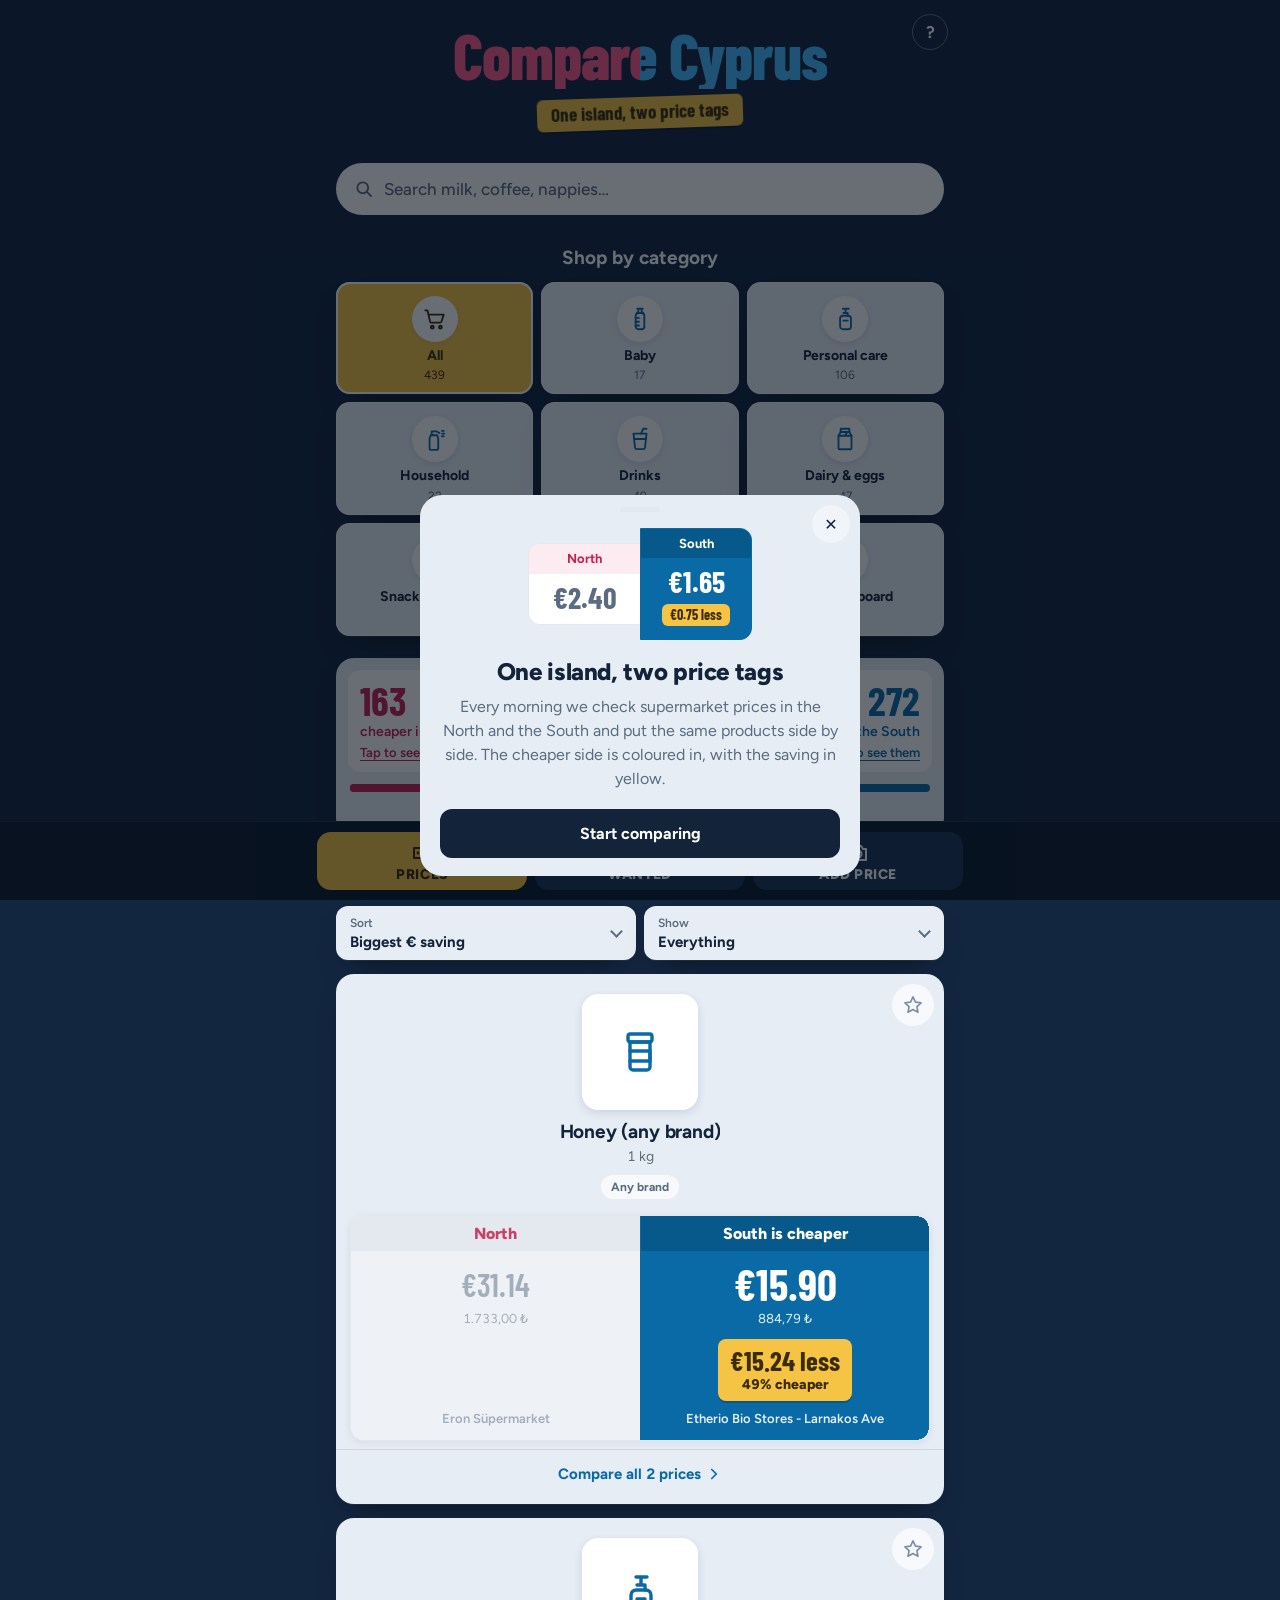
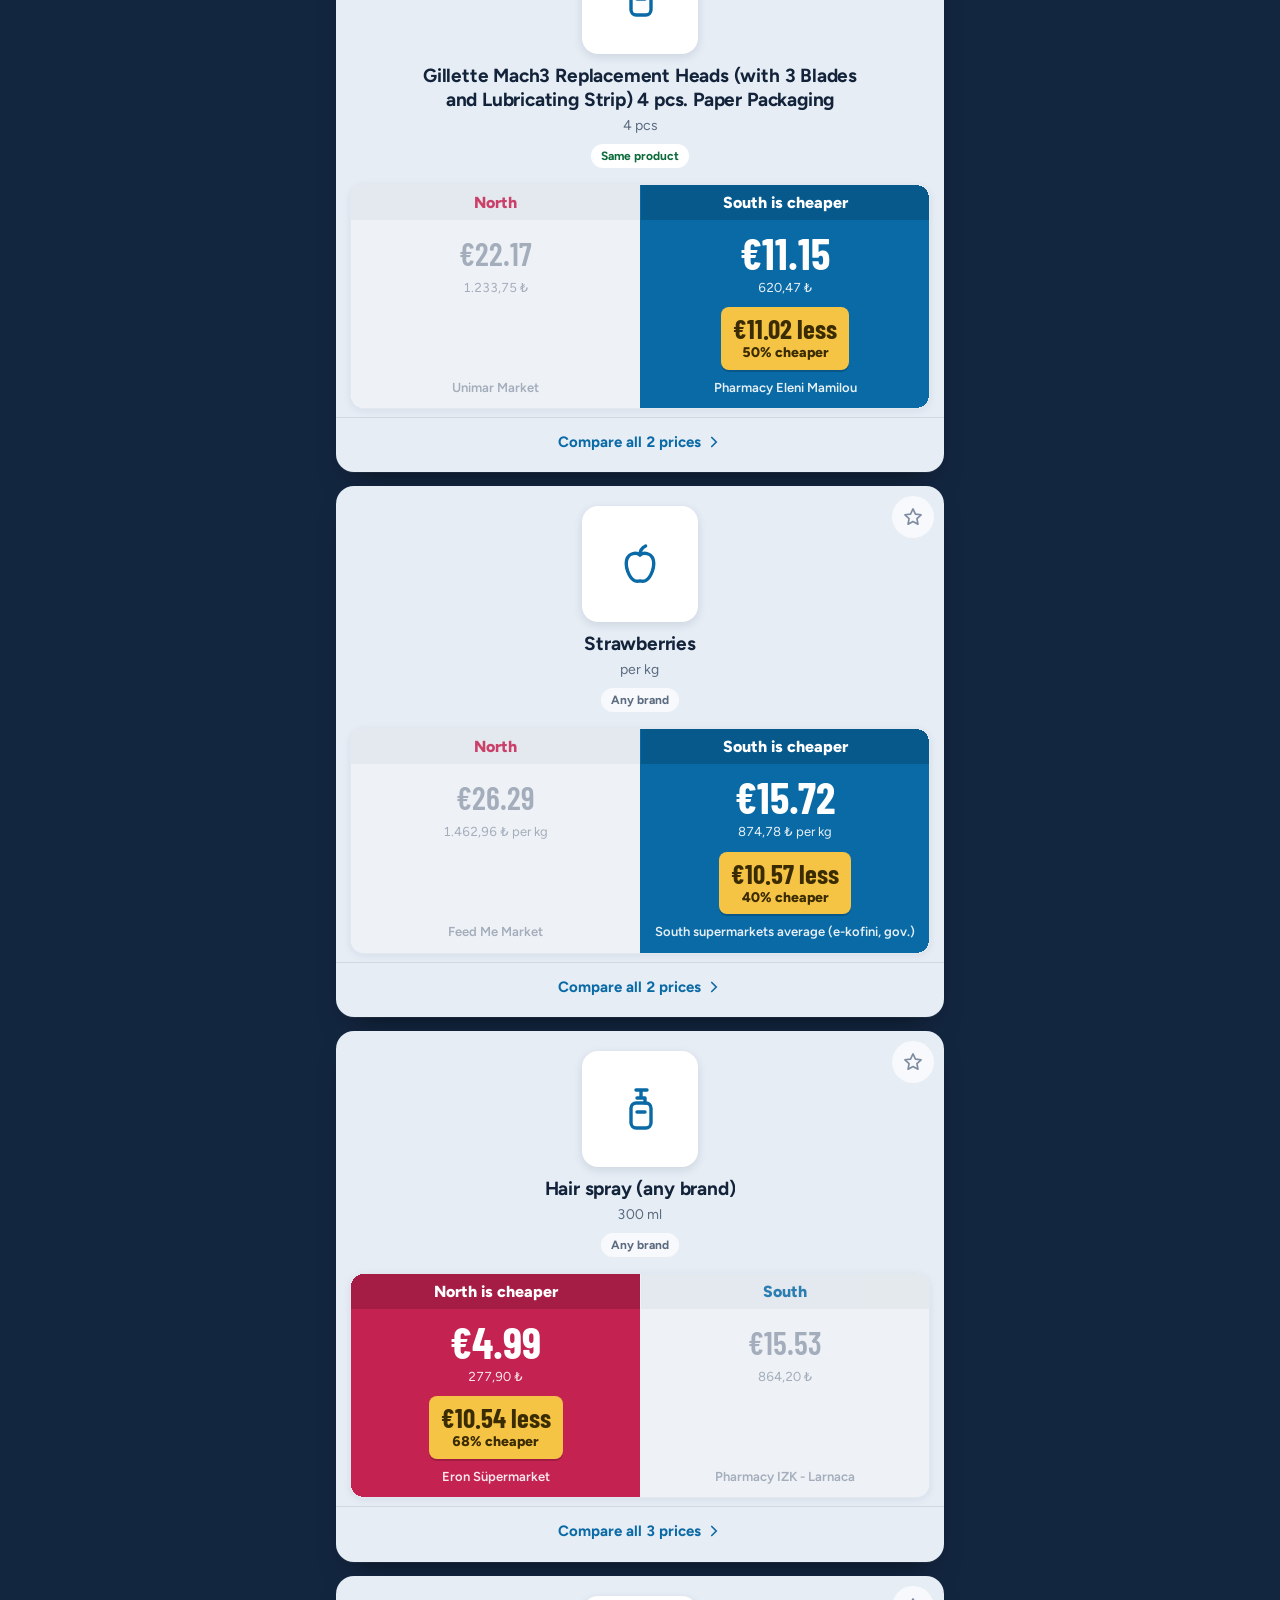
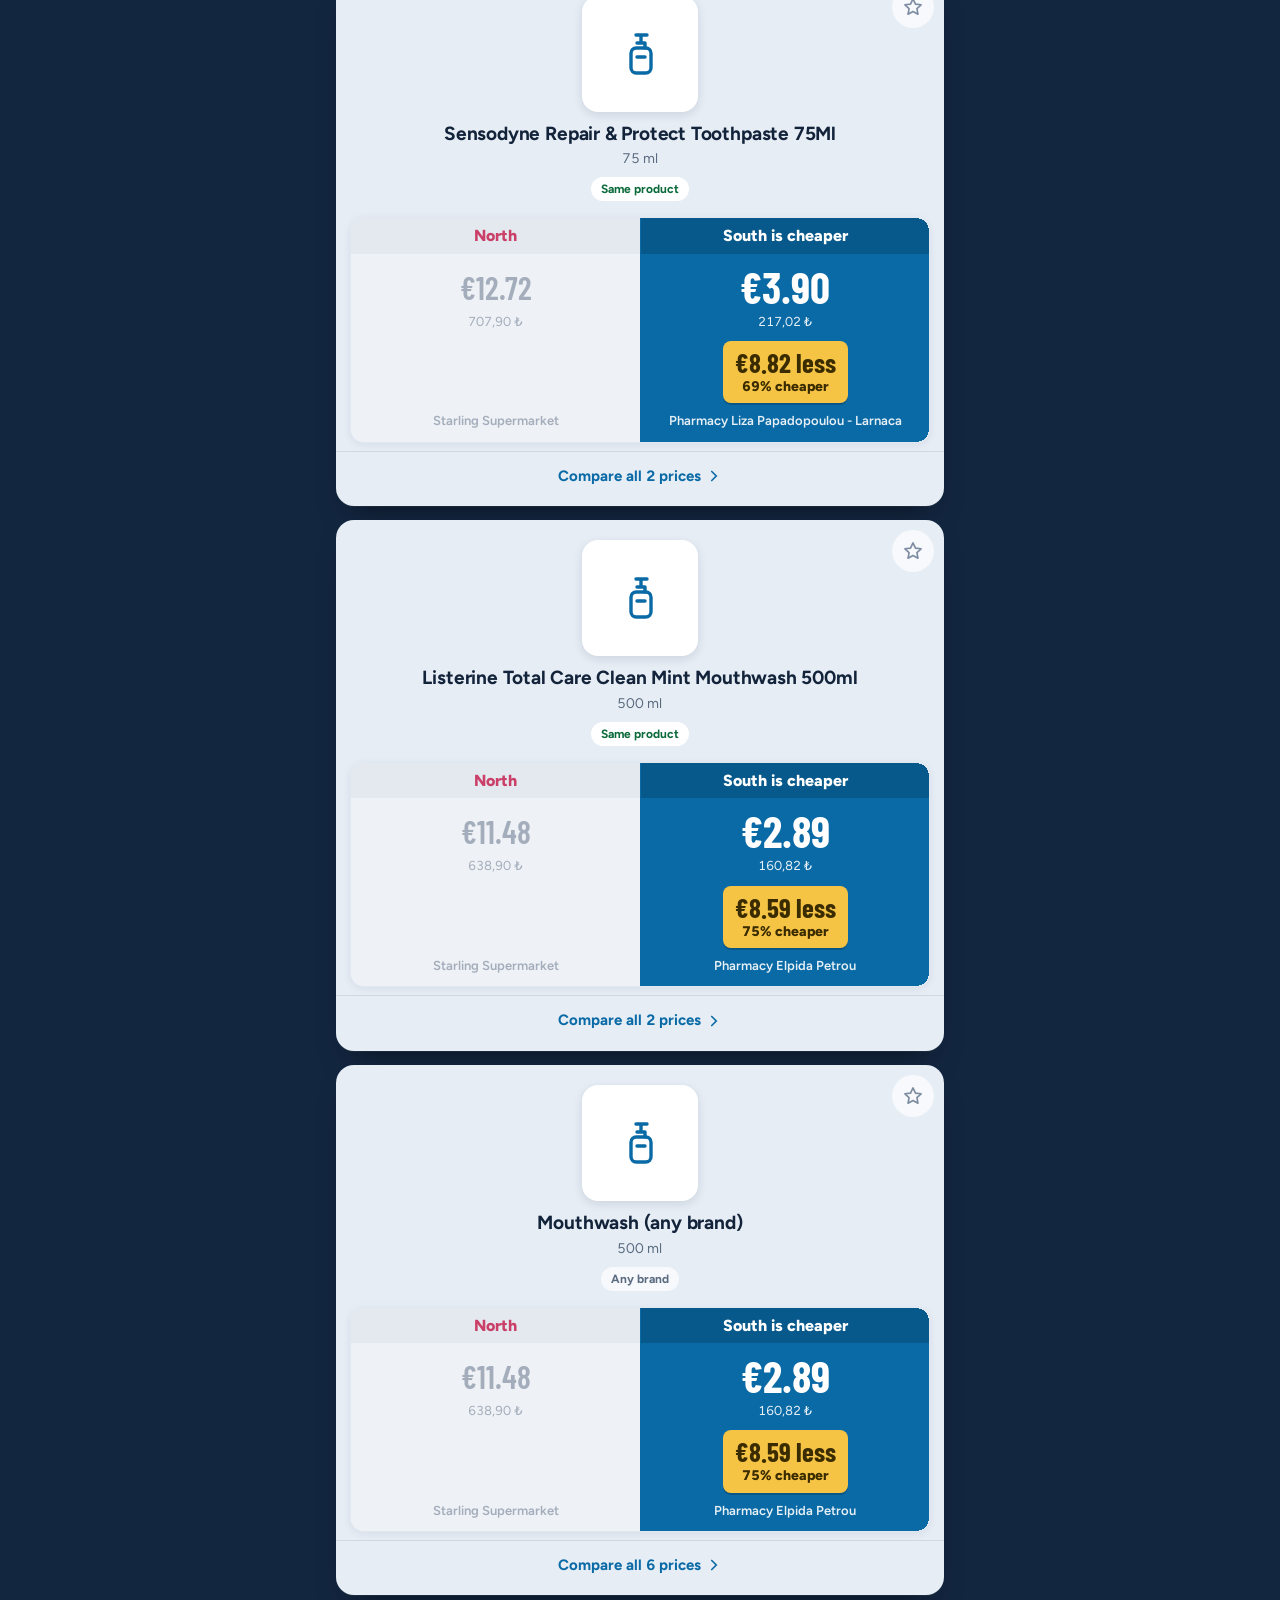
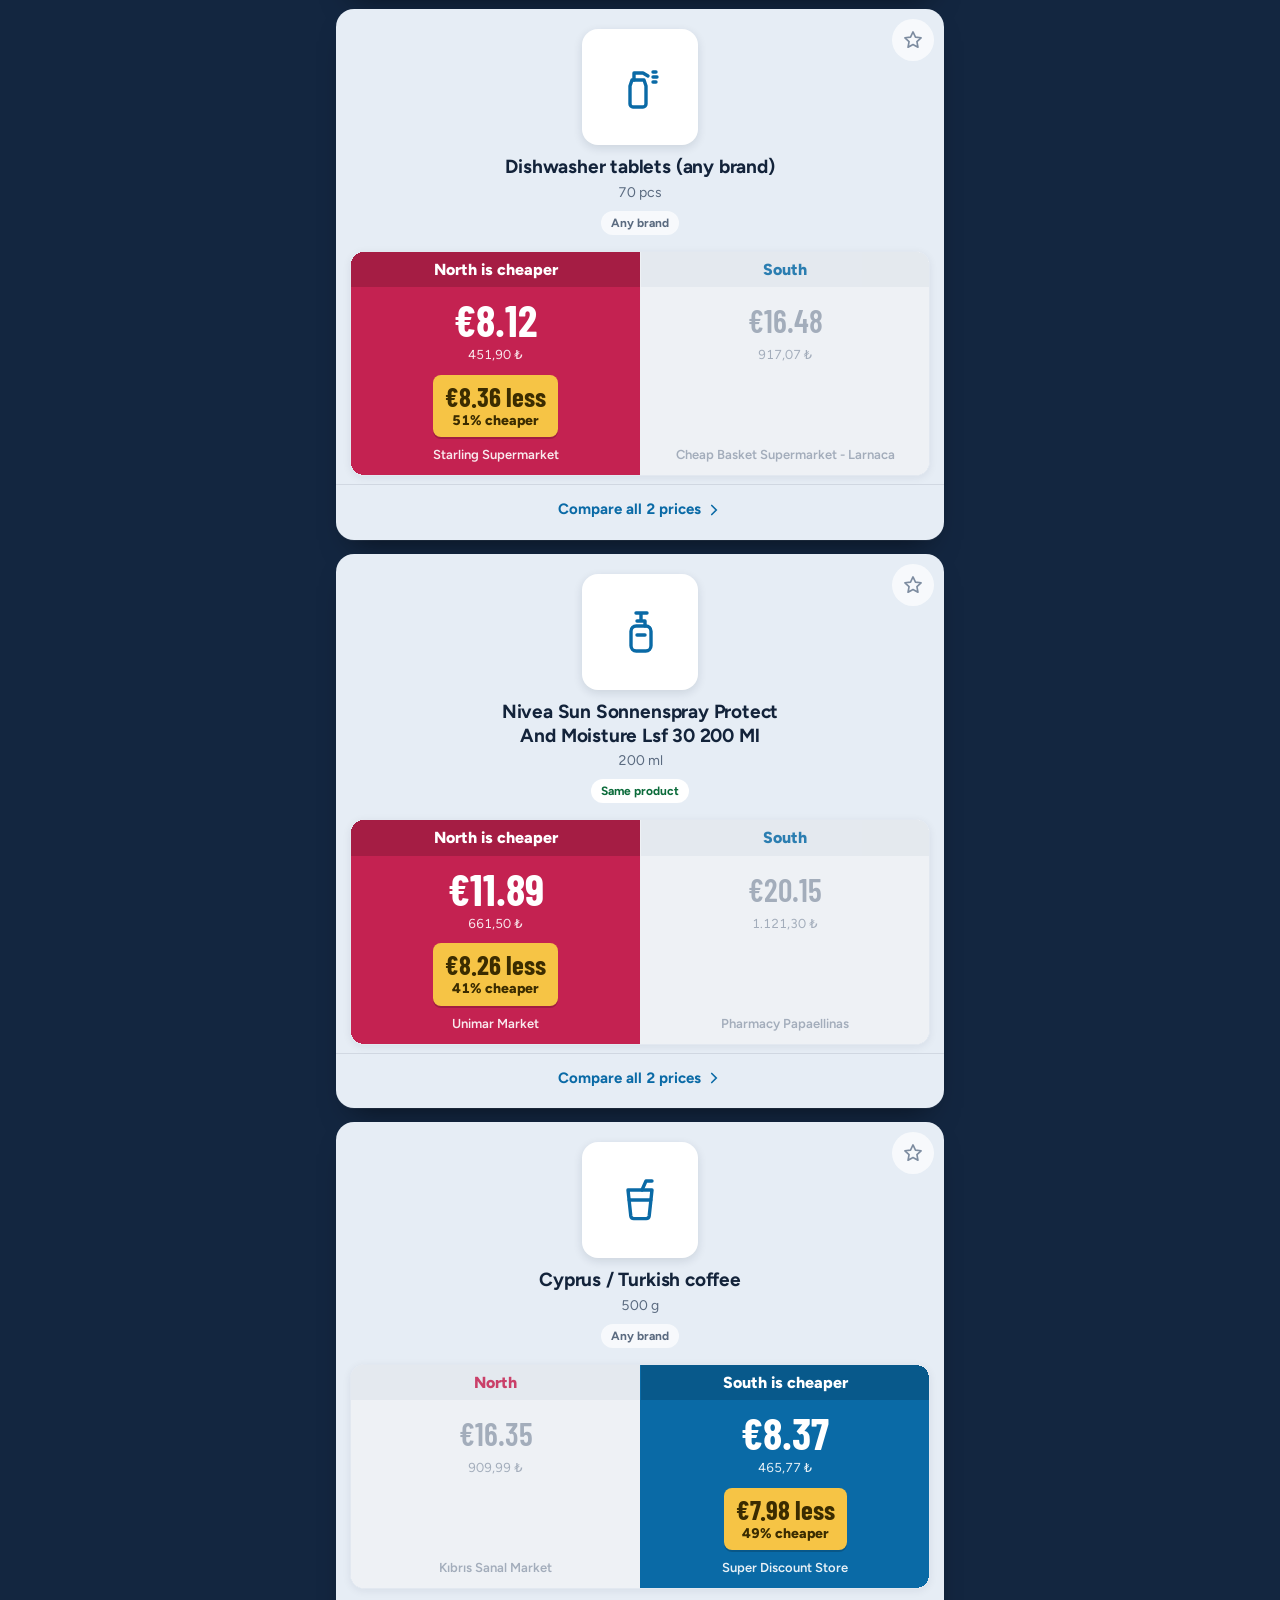
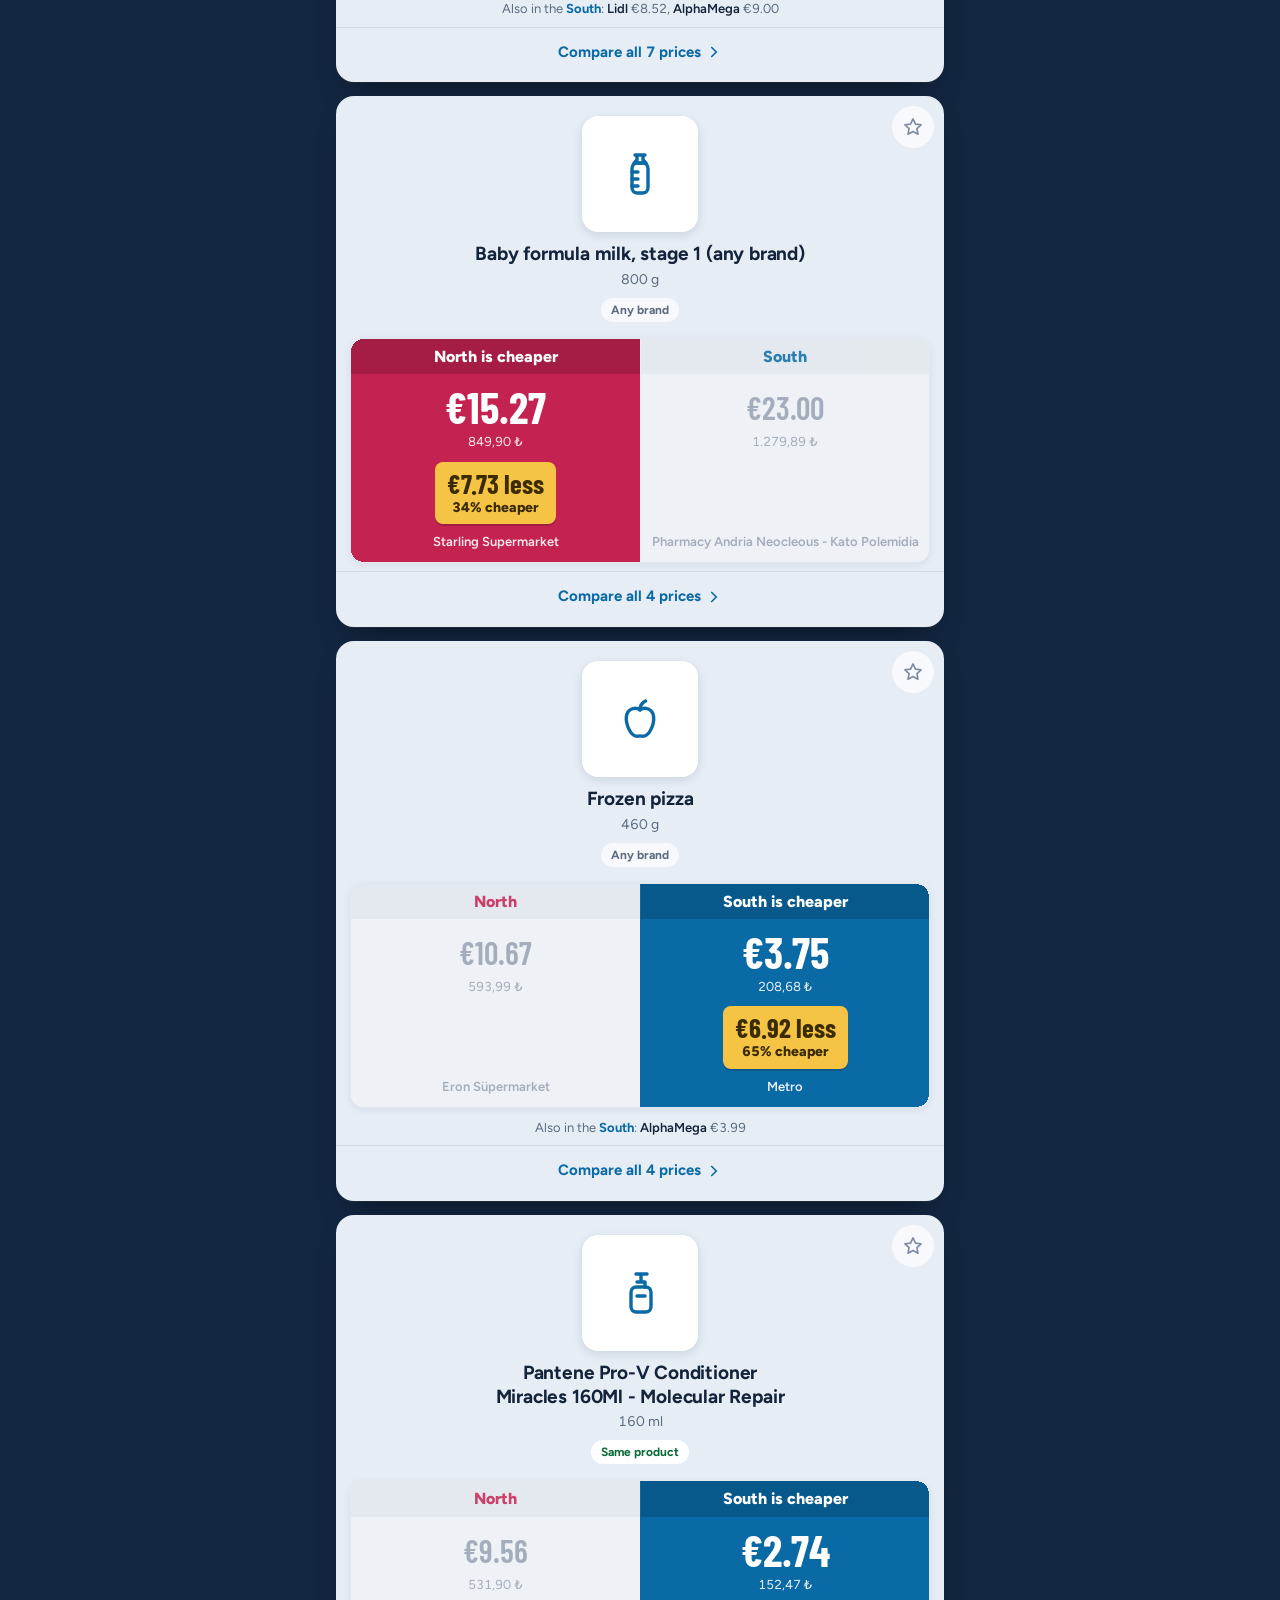
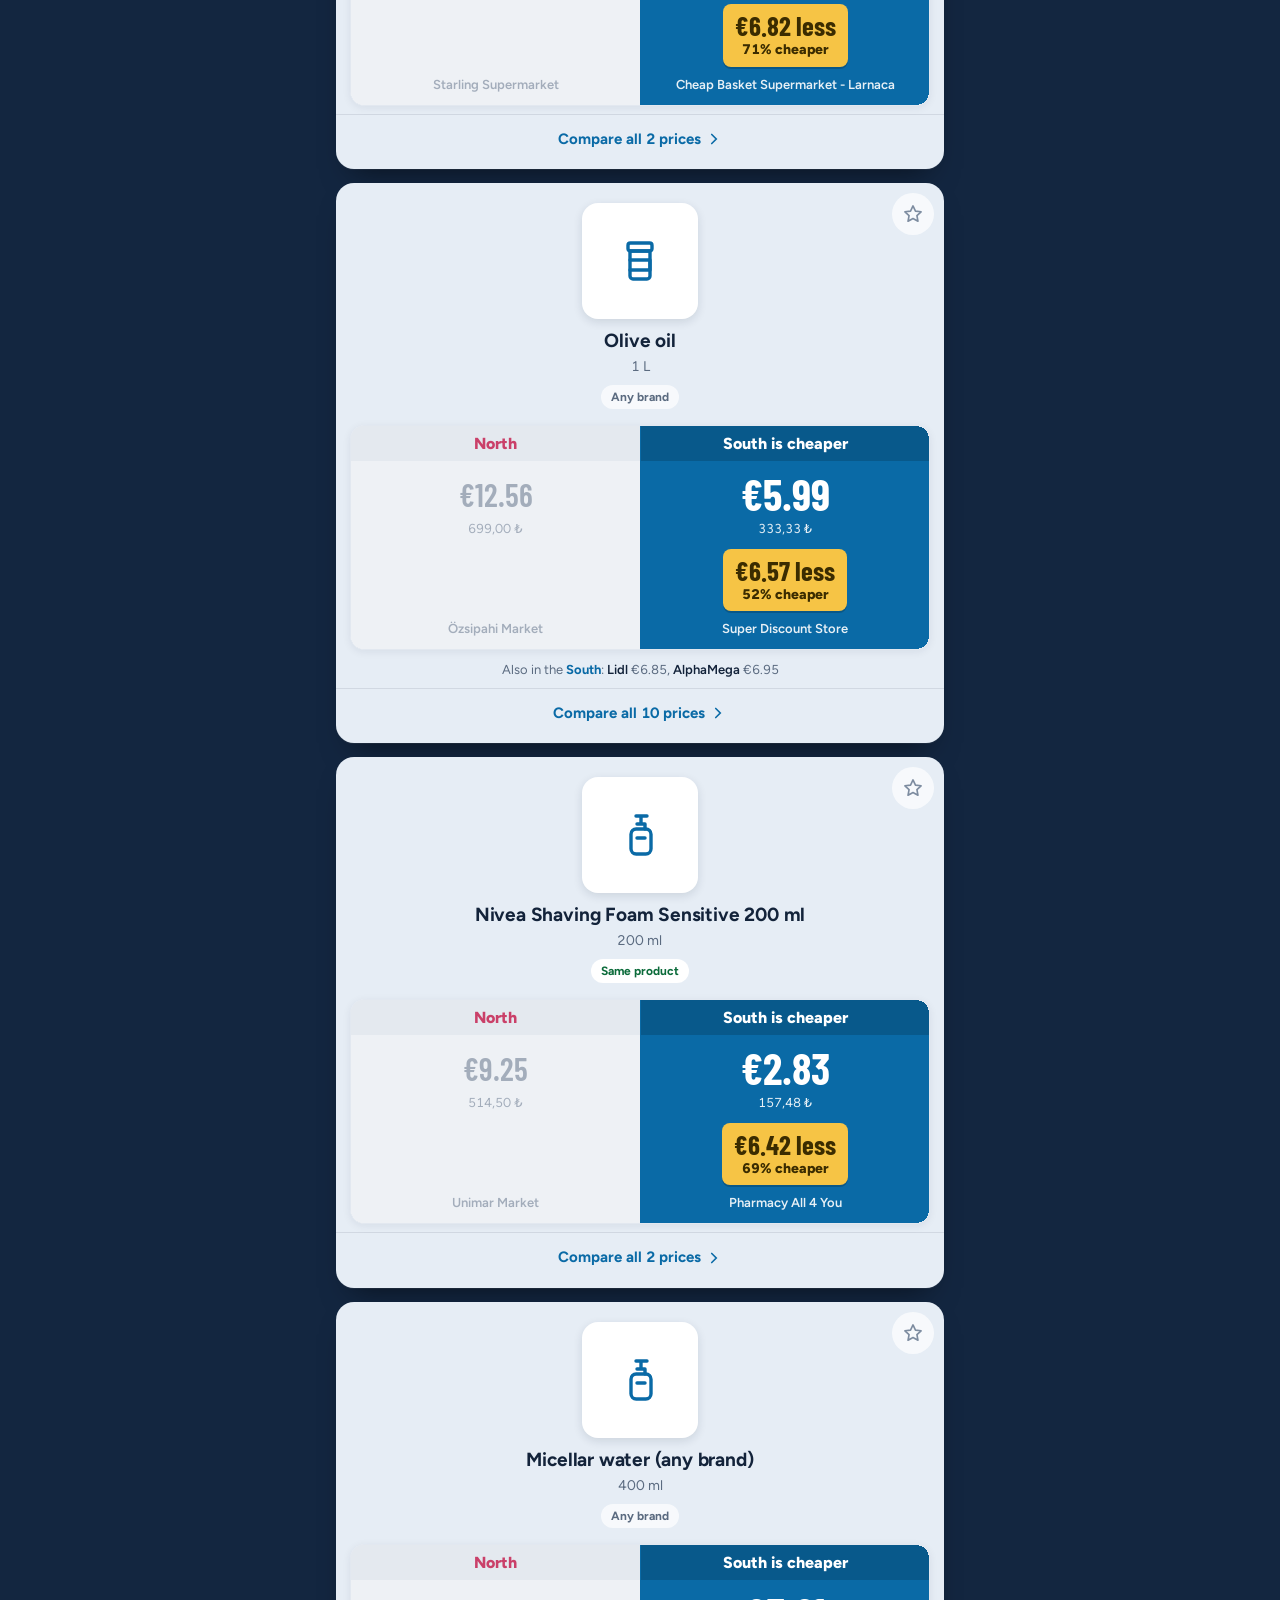
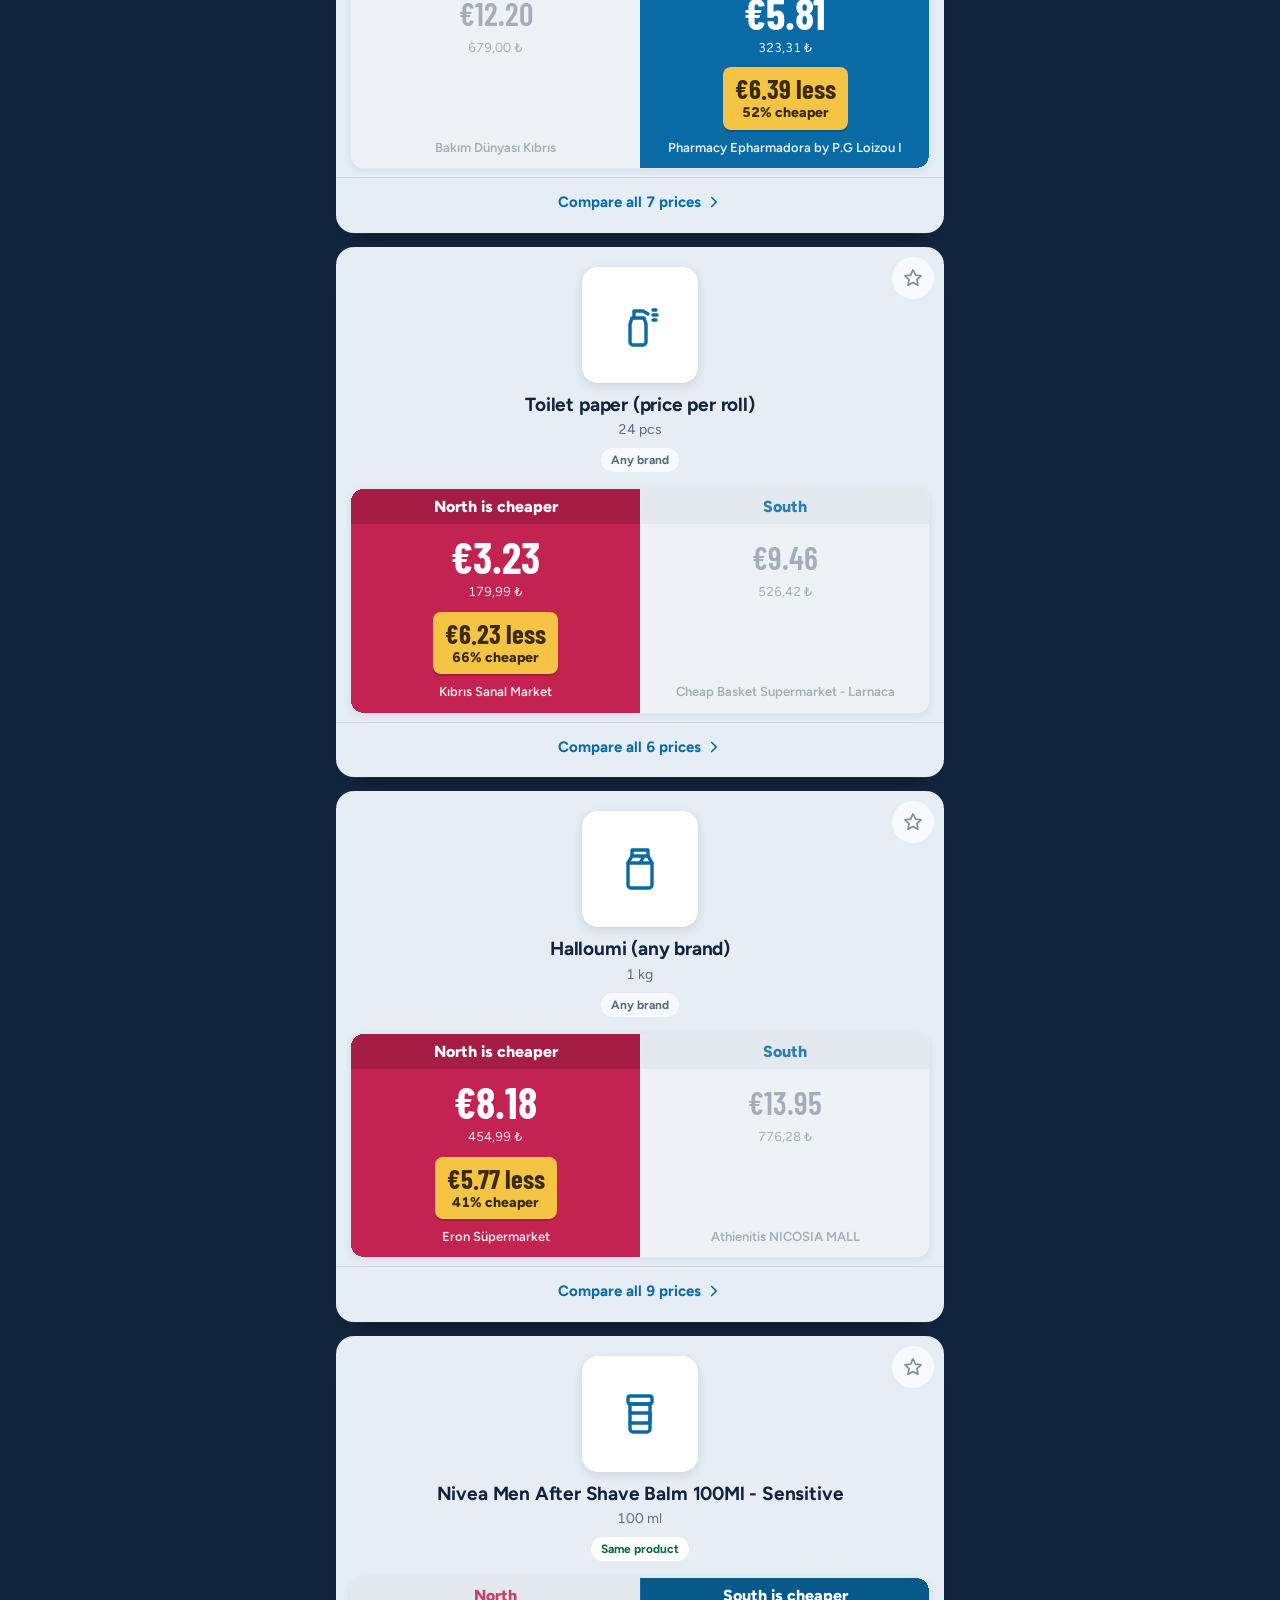
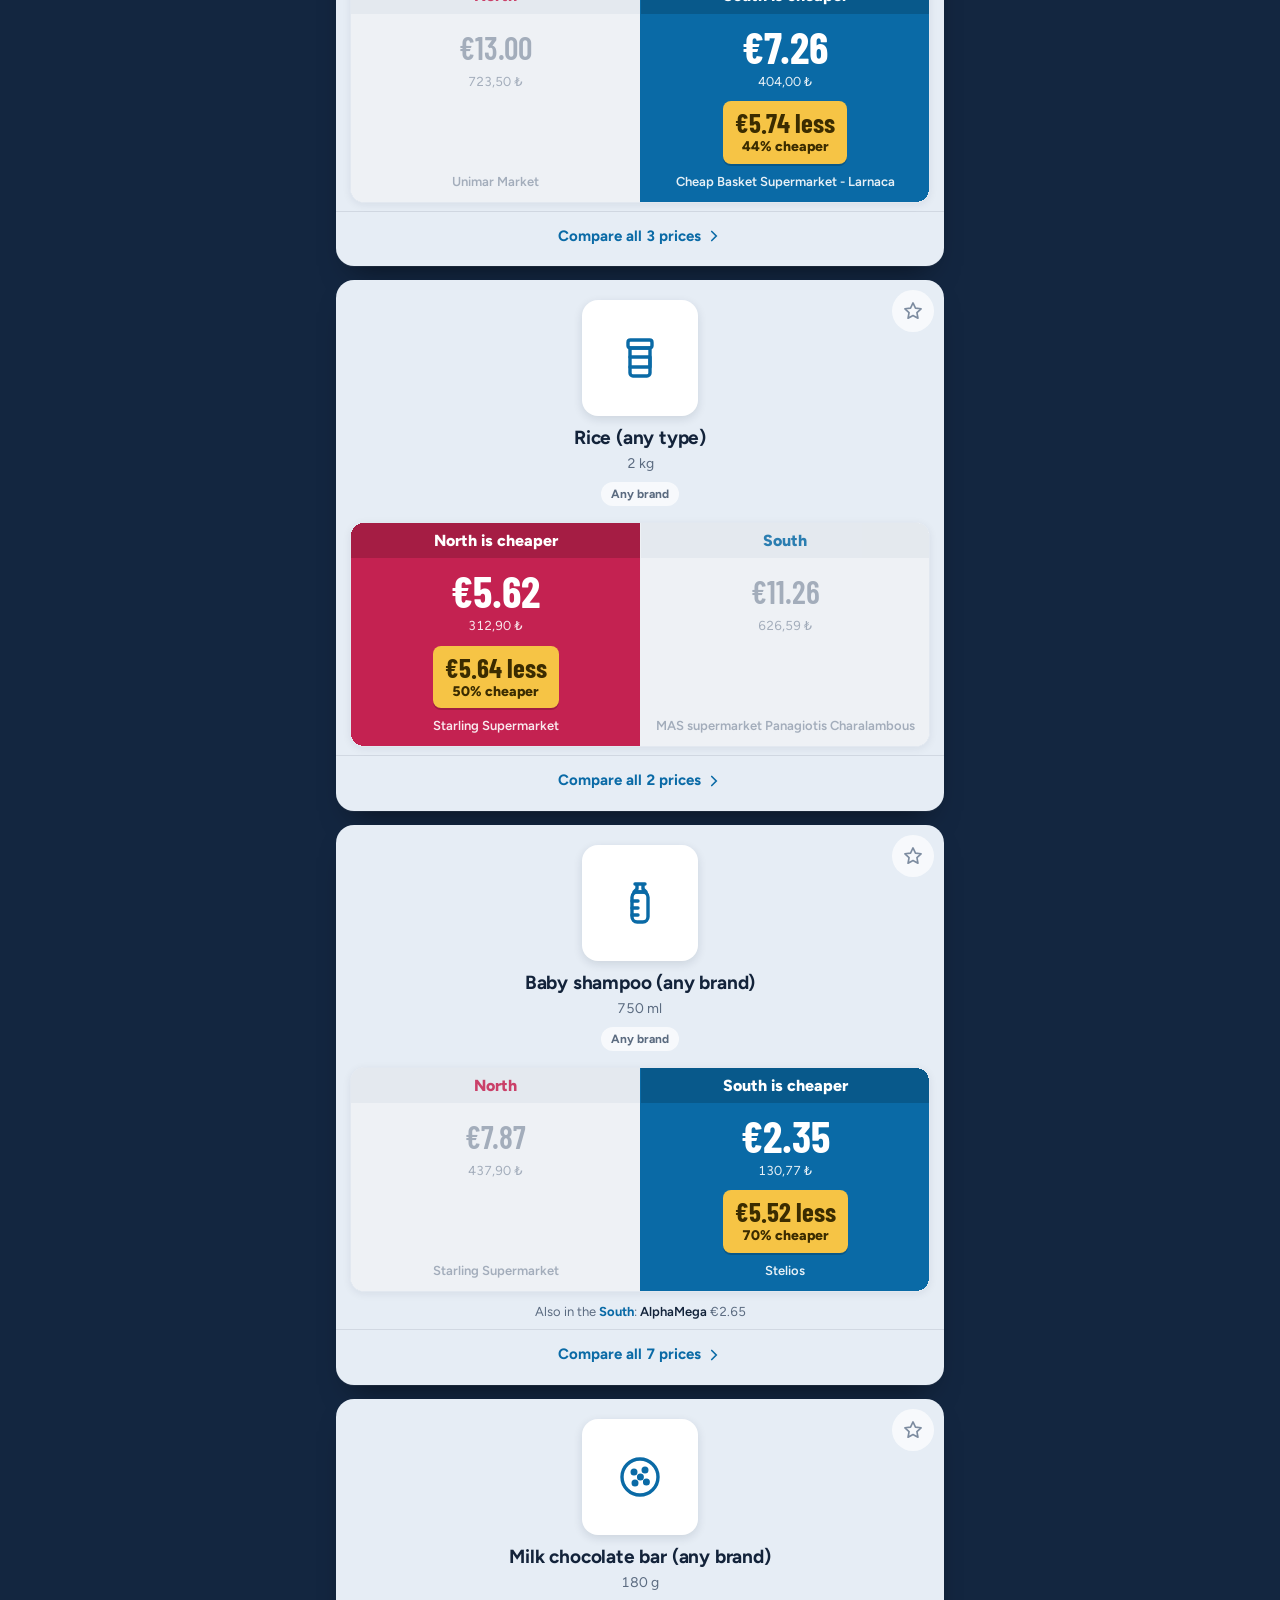
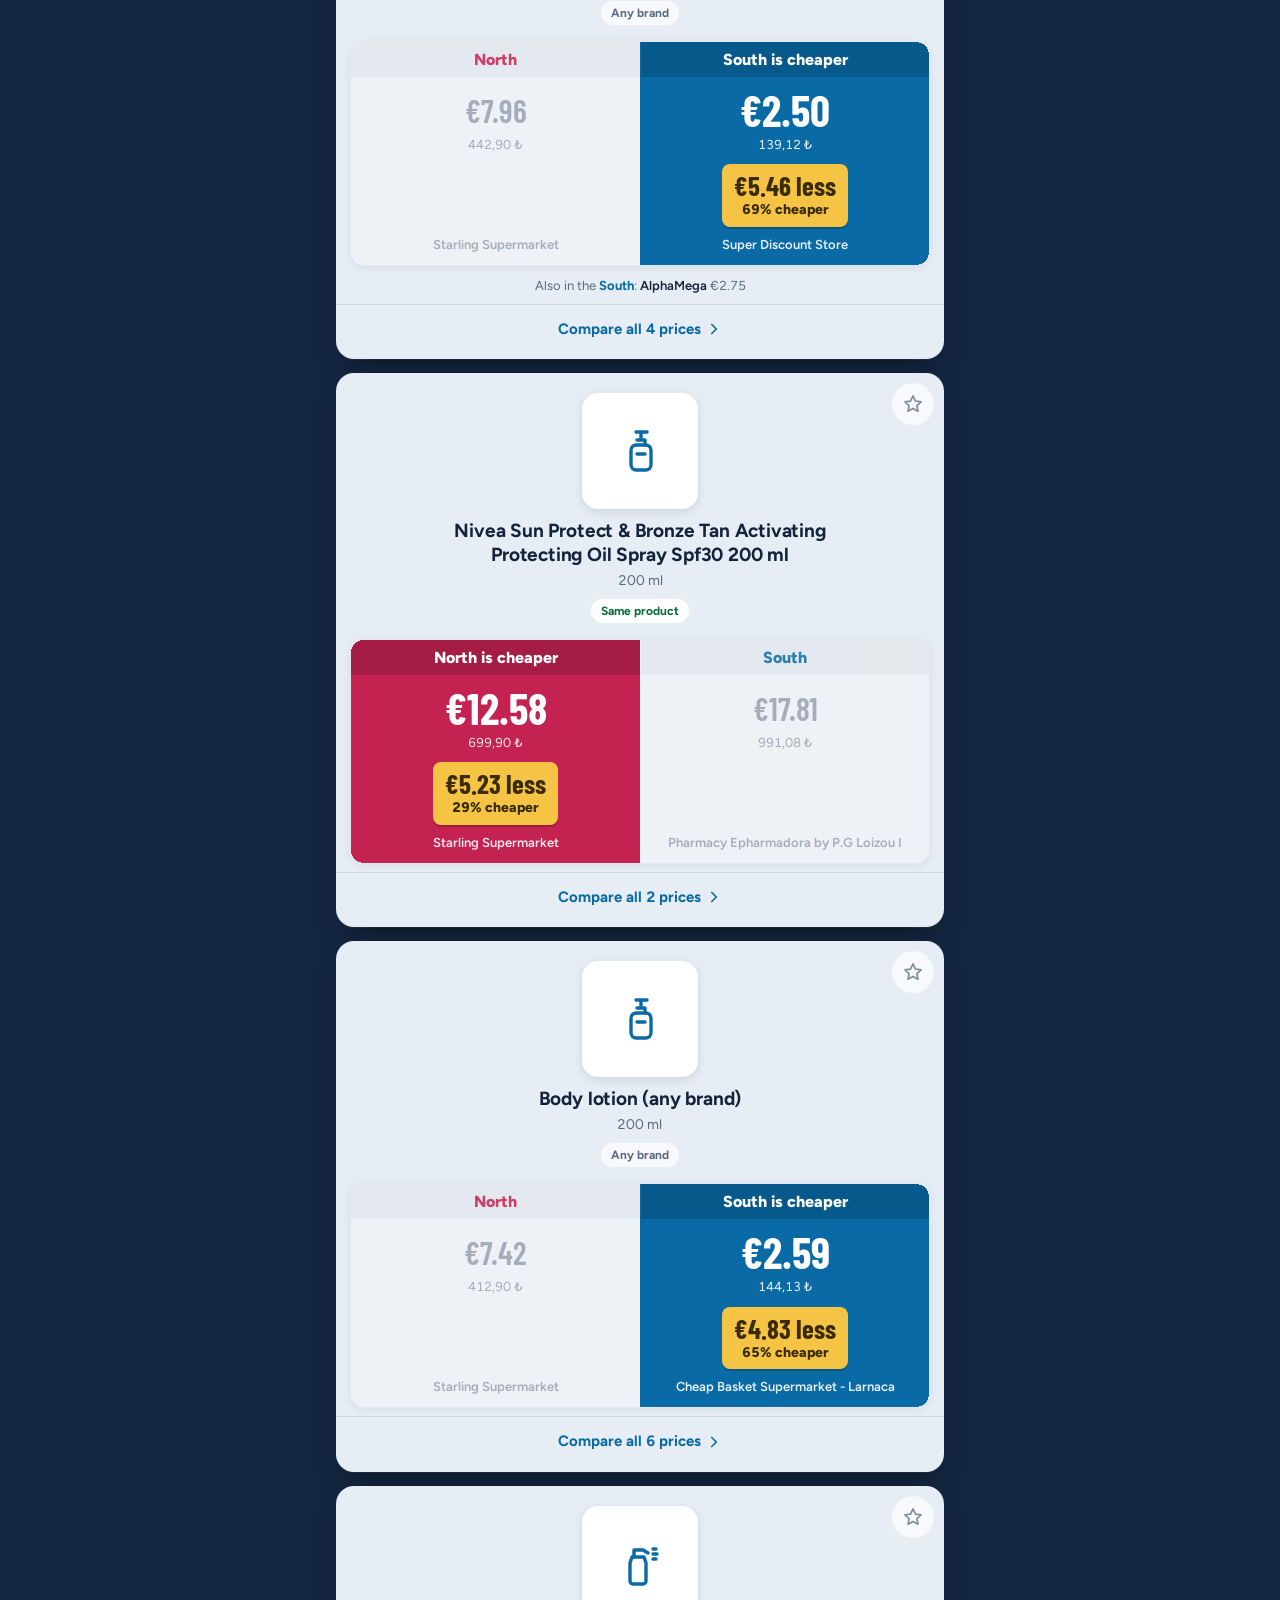
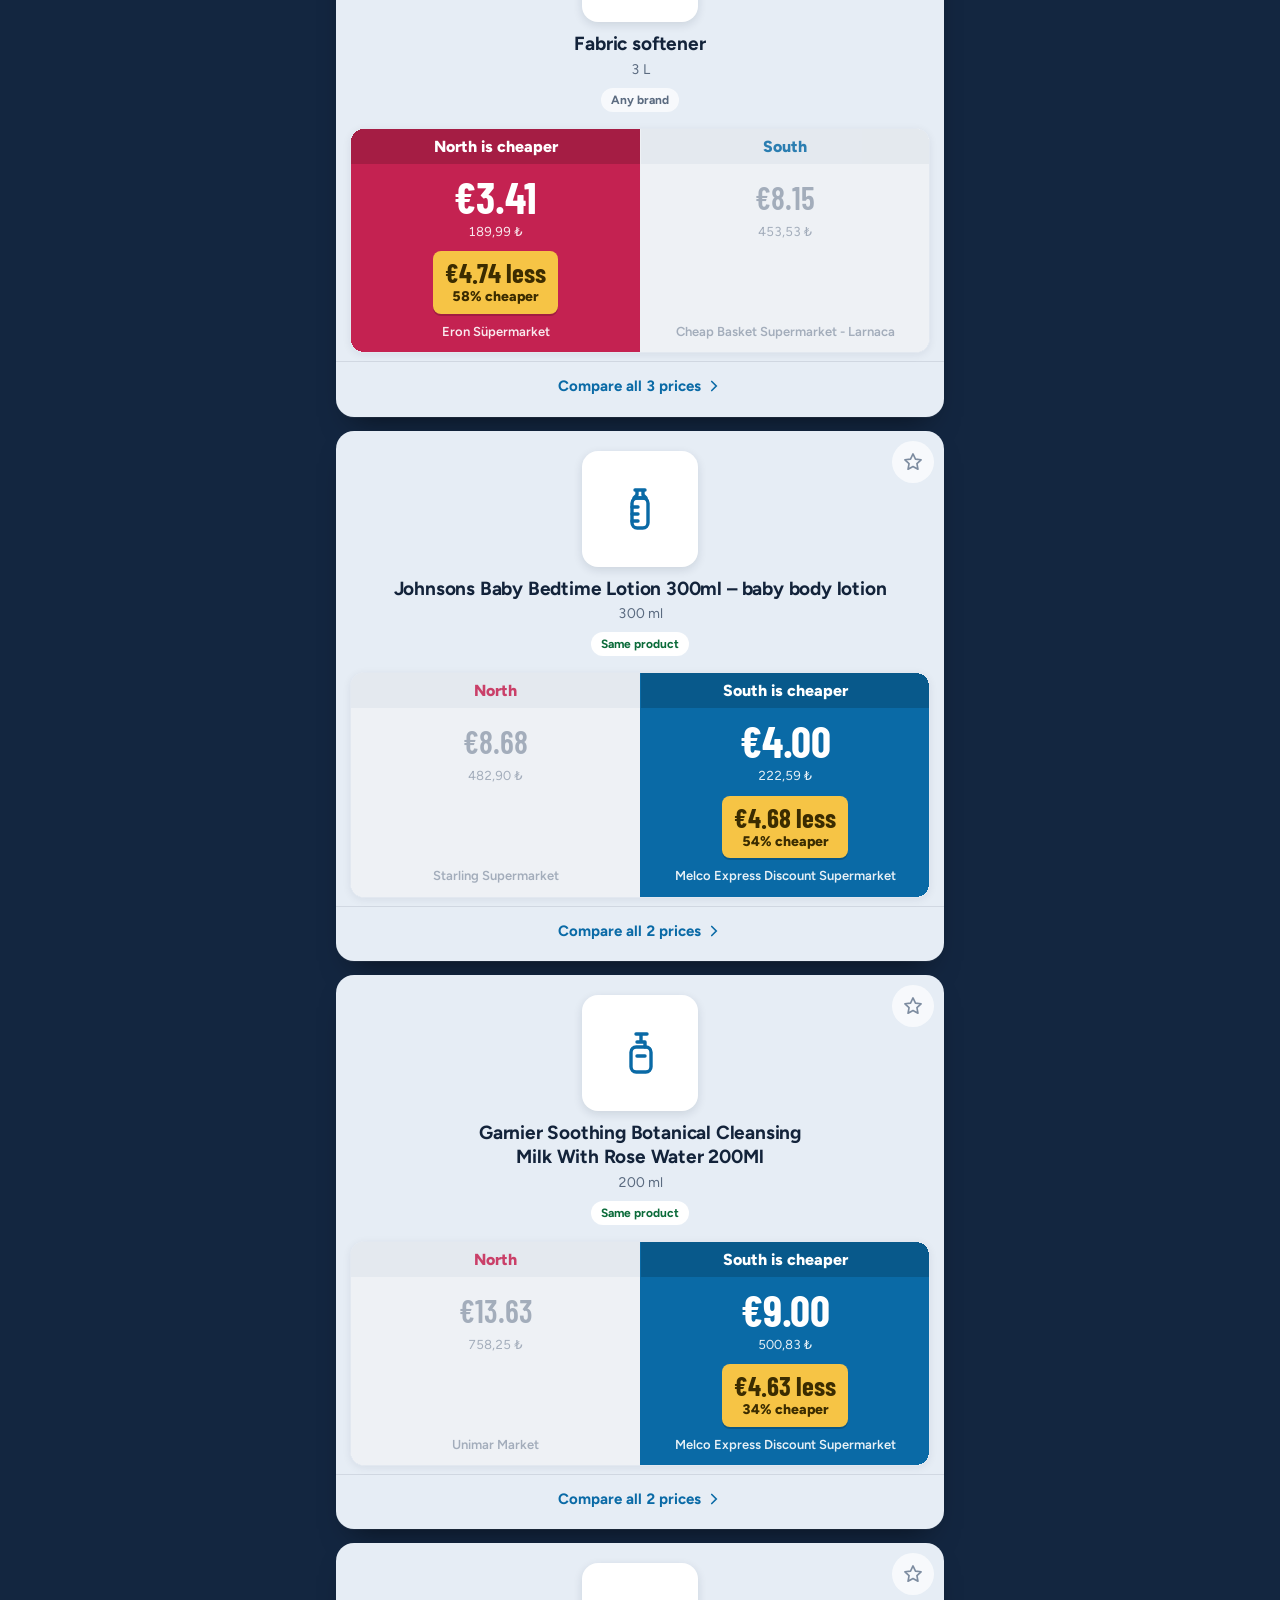
<file: site/index.html>
<!DOCTYPE html>
<html lang="en">
<head>
<meta charset="utf-8">
<meta name="viewport" content="width=device-width, initial-scale=1, viewport-fit=cover">
<title>Compare Cyprus – North vs South prices</title>
<meta name="description" content="Is it cheaper in North or South Cyprus? Daily supermarket prices side by side, with the cheapest store and a map link.">
<link rel="icon" href="data:image/svg+xml,<svg xmlns='http://www.w3.org/2000/svg' viewBox='0 0 100 100'><text y='.9em' font-size='90'>🇨🇾</text></svg>">
<link rel="manifest" href="manifest.webmanifest">
<meta name="theme-color" content="#132640">
<meta name="color-scheme" content="light">
<link rel="icon" type="image/png" href="icons/favicon-64.png">
<link rel="apple-touch-icon" href="icons/apple-touch-icon.png">
<meta name="apple-mobile-web-app-capable" content="yes">
<meta name="apple-mobile-web-app-title" content="Compare CY">
<link rel="preconnect" href="https://fonts.googleapis.com">
<link rel="preconnect" href="https://fonts.gstatic.com" crossorigin>
<link rel="stylesheet" href="https://fonts.googleapis.com/css2?family=Barlow+Condensed:wght@500;600;700;800&family=Figtree:wght@400;500;600;700;800&display=swap">
<link rel="stylesheet" href="style.css?v=08011279">
</head>
<body>
<div class="page">
<button type="button" class="help" id="helpBtn" aria-label="What is this page for?">?</button>

<section class="view" id="prices">
<header class="pagehead">
  <h1 class="ptitle">Compare Cyprus</h1>
  <p class="psticker">One island, two price tags</p>
</header>

<div class="searchwrap"><input id="q" type="search" placeholder="Search milk, coffee, nappies…" autocomplete="off" aria-label="Search products"><button type="button" class="qx" id="qx" aria-label="Clear search" hidden>✕</button></div>

<h2 class="sect">Shop by category</h2>
<div class="cats" id="cats"></div>

<div class="split" id="stats" aria-live="polite"></div>

<div class="listbar">
  <h2 class="listhead" id="listhead"></h2>
  <button type="button" class="sidef" id="sidef" hidden></button>
  <div class="tools">
    <label class="pick"><span>Sort</span><select id="sortsel" aria-label="Sort by">
      <option value="eur">Biggest € saving</option><option value="pct">Biggest % saving</option><option value="az">A to Z</option></select></label>
    <label class="pick"><span>Show</span><select id="kindsel" aria-label="Which comparisons to show">
      <option value="">Everything</option><option value="same">Same product only</option><option value="any">Any brand only</option></select></label>
  </div>
</div>
<main id="out" aria-live="polite"></main>
<button type="button" class="totop" id="totop" aria-label="Back to top" hidden>↑ Top</button>
<button class="main more" id="more" hidden>Show more</button>

<div class="install" id="install" hidden>
  <img src="icons/icon-192.png" alt="" width="40" height="40">
  <div class="it"><b>Get the app</b><span id="installHow">Add Compare Cyprus to your home screen.</span></div>
  <button type="button" id="installBtn">Install</button>
  <button type="button" class="ix" id="installX" aria-label="Hide">✕</button>
</div>
<footer class="foot small" id="foot"></footer>
</section>

<section class="view wanted" id="wanted" hidden>
  <header class="pagehead">
    <h2 class="ptitle">Wanted</h2>
    <p class="psticker">Prices we're still missing</p>
    <p class="pintro">Each of these has a price on one side only. Seen one on a shelf? Tap <b>Add</b> and it joins the comparison.</p>
  </header>
  <div class="wfound" id="wfound" hidden></div>
  <div class="panel">
  <div class="wtabs" role="tablist">
    <button type="button" role="tab" data-need="N"><span><i class="tN">North</i> prices needed</span><b id="wcN"></b></button>
    <button type="button" role="tab" data-need="S" class="on"><span><i class="tS">South</i> prices needed</span><b id="wcS"></b></button>
  </div>
  <p class="wnote" id="wnote"></p>
  <input id="wq" type="search" placeholder="Filter, e.g. Nivea, Nescafé" autocomplete="off" aria-label="Filter wanted products">
  <div class="chips" id="wbrands"></div>
  <ul class="wlist" id="wlist"></ul>
  <button type="button" class="main ghost more" id="wmore" hidden>Show more</button>
  </div>
</section>

<section class="view contrib" id="contrib" hidden>
  <header class="pagehead">
    <h2 class="ptitle">Add a price</h2>
    <p class="psticker">Seen it? Snap it</p>
    <p class="pintro">Scan the barcode, type the shelf price and the shop. Every price is checked before it appears.</p>
  </header>
  <div class="panel">
  <div class="scanrow">
    <button type="button" class="main" id="scanbtn">Scan barcode</button>
    <label class="main ghost" for="scanphoto">Use a photo</label>
    <input type="file" id="scanphoto" accept="image/*" capture="environment" hidden>
  </div>
  <div id="scanbox" hidden><video id="scanvid" playsinline muted></video><button type="button" class="link" id="scanstop">Stop camera</button></div>
  <div id="scanmsg" class="small"></div>
  <div id="cfor" class="cfor" hidden></div>
  <form id="cform" autocomplete="off">
    <label>Barcode <span class="opt">(the numbers under the stripes)</span><input name="barcode" inputmode="numeric" pattern="[0-9 ]*"></label>
    <div class="seg" role="radiogroup" aria-label="Which side">
      <label><input type="radio" name="side" value="North" required> <span class="tN">North</span> (₺)</label>
      <label><input type="radio" name="side" value="South" required> <span class="tS">South</span> (€)</label>
    </div>
    <label>Product<input name="product" required placeholder="e.g. Coca-Cola Zero"></label>
    <label>Pack size<input name="size" placeholder="e.g. 1.5 L, 500 g, 6 x 330 ml"></label>
    <div class="two">
      <label>Price<input name="price" required inputmode="decimal" placeholder="0.00"></label>
      <label>Currency<select name="currency"><option>TRY</option><option>EUR</option></select></label>
    </div>
    <div class="two">
      <label>Shop<input name="shop" required placeholder="e.g. Molto, Lidl"></label>
      <label>Town<input name="town" placeholder="e.g. Girne, Larnaca"></label>
    </div>
    <label>Note <span class="opt">(optional – offer price, date seen…)</span><input name="note"></label>
    <button class="main" type="submit">Send price</button>
    <div id="cmsg" class="small"></div>
  </form>
  </div>
</section>

</div>

<nav class="tabbar" aria-label="Sections">
  <a href="#prices" data-view="prices" class="on"><svg width="24" height="24" viewBox="0 0 24 24" aria-hidden="true"><path d="M4 7h10l6 5-6 5H4z" fill="none" stroke="currentColor" stroke-width="2" stroke-linejoin="round"/><circle cx="8" cy="12" r="1.4" fill="currentColor"/></svg><span>Prices</span></a>
  <a href="#wanted" data-view="wanted"><svg width="24" height="24" viewBox="0 0 24 24" aria-hidden="true"><path d="M3 6h11l7 6-7 6H3z" fill="none" stroke="currentColor" stroke-width="2" stroke-linejoin="round"/><path d="M7.6 10.2a1.9 1.9 0 1 1 2.9 1.6c-.6.4-1 .8-1 1.5" fill="none" stroke="currentColor" stroke-width="1.8" stroke-linecap="round"/><circle cx="9.5" cy="15.4" r="1" fill="currentColor"/></svg><span>Wanted</span><b class="badge" id="wbCount"></b></a>
  <a href="#contrib" data-view="contrib"><svg width="24" height="24" viewBox="0 0 24 24" aria-hidden="true"><path d="M4 8h3l2-3h6l2 3h3v11H4z" fill="none" stroke="currentColor" stroke-width="2" stroke-linejoin="round"/><circle cx="12" cy="13" r="3.5" fill="none" stroke="currentColor" stroke-width="2"/></svg><span>Add price</span></a>
</nav>

<script src="app.js?v=1ee7fde4"></script>
<script src="contribute.js?v=d329b02f"></script>
<script src="install.js?v=d9f7148f"></script>
<script src="intro.js?v=046d4bfe"></script>
<script src="wanted.js?v=a6fad37f"></script>
</body>
</html>
</file>
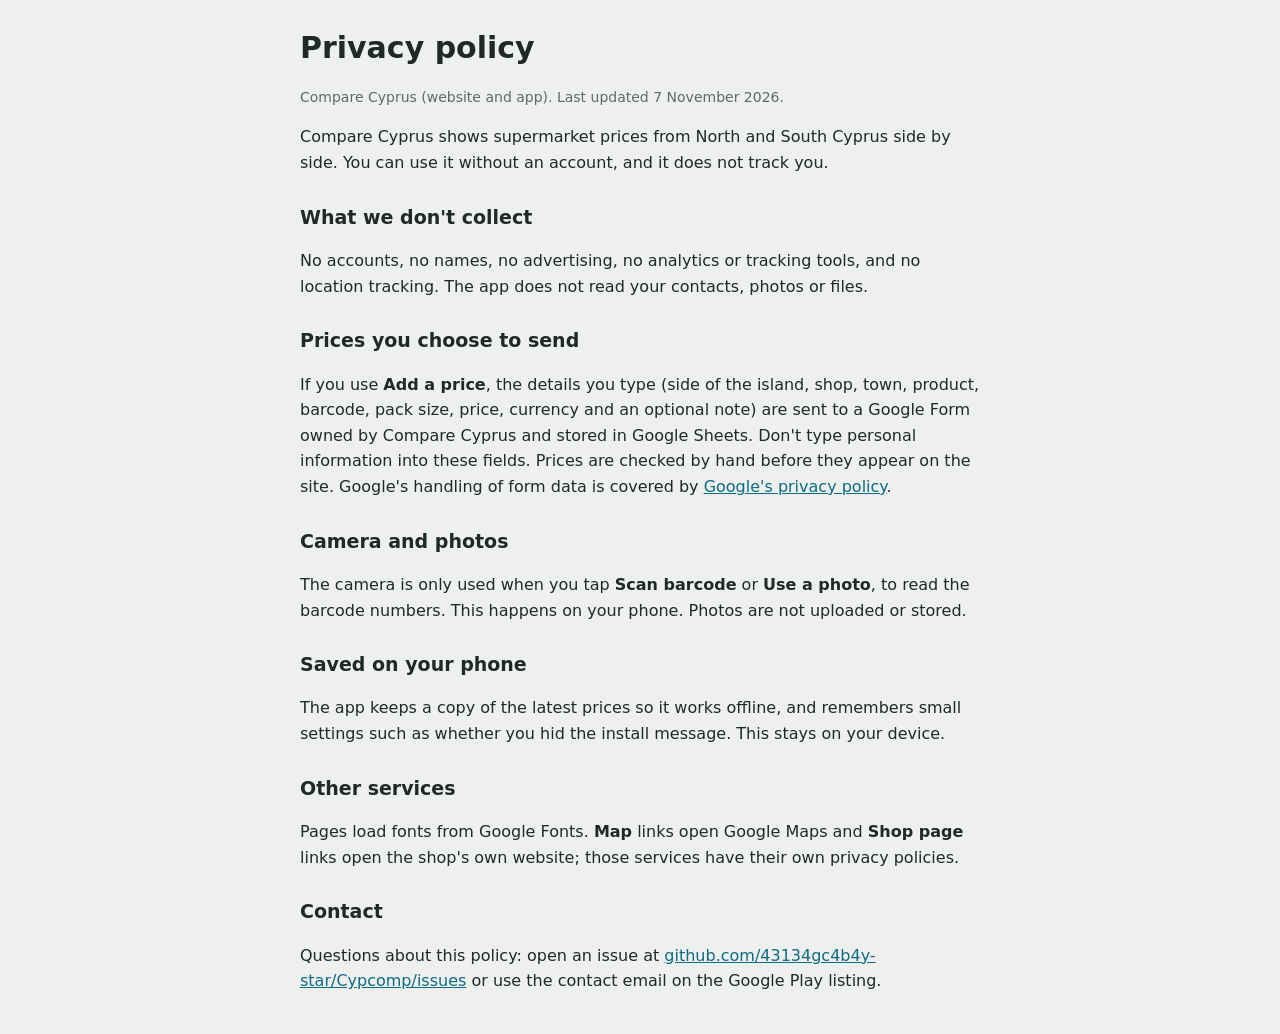
<file: site/privacy.html>
<!doctype html>
<html lang="en"><head><meta charset="utf-8"><meta name="viewport" content="width=device-width,initial-scale=1">
<title>Privacy policy – Compare Cyprus</title>
<style>body{font:16px/1.6 system-ui,sans-serif;max-width:680px;margin:0 auto;padding:24px 18px;color:#1f2a27;background:#edf0ec}
h1{font-size:30px;margin:0 0 4px}h2{font-size:19px;margin:26px 0 6px}a{color:#0e6a86}.small{color:#5d6a66;font-size:14px}</style></head>
<body>
<h1>Privacy policy</h1>
<p class="small">Compare Cyprus (website and app). Last updated 7 November 2026.</p>

<p>Compare Cyprus shows supermarket prices from North and South Cyprus side by side. You can use it without an account,
and it does not track you.</p>

<h2>What we don't collect</h2>
<p>No accounts, no names, no advertising, no analytics or tracking tools, and no location tracking.
The app does not read your contacts, photos or files.</p>

<h2>Prices you choose to send</h2>
<p>If you use <b>Add a price</b>, the details you type (side of the island, shop, town, product, barcode, pack size, price,
currency and an optional note) are sent to a Google Form owned by Compare Cyprus and stored in Google Sheets.
Don't type personal information into these fields. Prices are checked by hand before they appear on the site.
Google's handling of form data is covered by <a href="https://policies.google.com/privacy">Google's privacy policy</a>.</p>

<h2>Camera and photos</h2>
<p>The camera is only used when you tap <b>Scan barcode</b> or <b>Use a photo</b>, to read the barcode numbers.
This happens on your phone. Photos are not uploaded or stored.</p>

<h2>Saved on your phone</h2>
<p>The app keeps a copy of the latest prices so it works offline, and remembers small settings such as
whether you hid the install message. This stays on your device.</p>

<h2>Other services</h2>
<p>Pages load fonts from Google Fonts. <b>Map</b> links open Google Maps and <b>Shop page</b> links open the shop's own website;
those services have their own privacy policies.</p>

<h2>Contact</h2>
<p>Questions about this policy: open an issue at
<a href="https://github.com/43134gc4b4y-star/Cypcomp/issues">github.com/43134gc4b4y-star/Cypcomp/issues</a>
or use the contact email on the Google Play listing.</p>
</body></html>
</file>
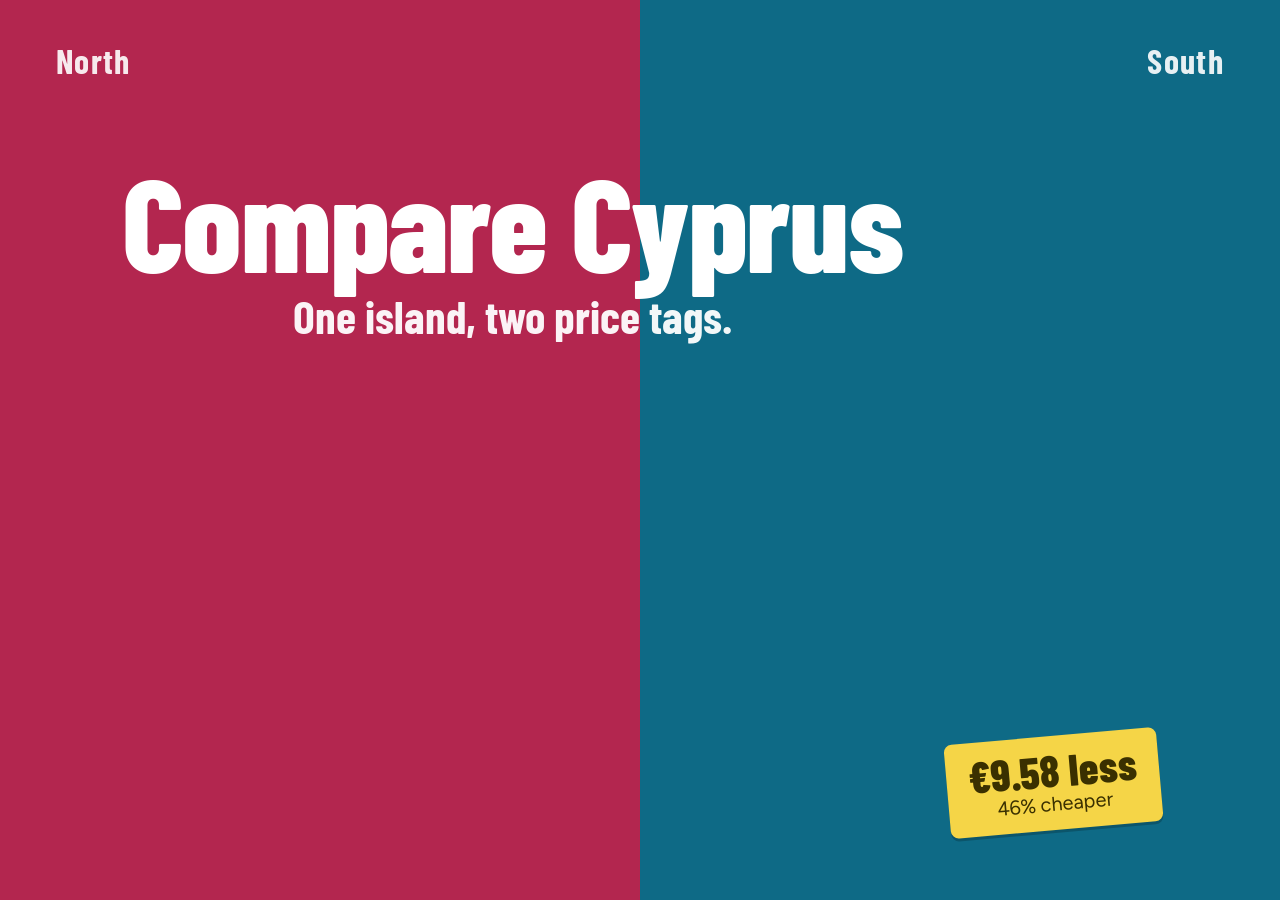
<file: store/feature.html>
<!doctype html><html><head><meta charset="utf-8">
<link rel="stylesheet" href="https://fonts.googleapis.com/css2?family=Barlow+Condensed:wght@700;800&family=Figtree:wght@600&display=block">
<style>
html,body{margin:0;width:1024px;height:500px;overflow:hidden;font-family:Figtree,sans-serif}
.bg{position:absolute;inset:0;display:flex}.bg i{flex:1}.bg i:first-child{background:#b3264f}.bg i:last-child{background:#0e6a86}
.c{position:relative;height:100%;display:flex;flex-direction:column;align-items:center;justify-content:center;color:#fff;text-align:center}
h1{font:800 132px/.9 "Barlow Condensed";margin:0;letter-spacing:-.01em}
p{font:700 46px/1 "Barlow Condensed";margin:14px 0 0;opacity:.95}
.st{position:absolute;right:120px;bottom:70px;background:#f5d547;color:#3a3000;padding:12px 22px 14px;border-radius:8px;transform:rotate(-5deg);box-shadow:0 3px 0 rgba(0,0,0,.2);text-align:center}
.st b{display:block;font:800 44px/1 "Barlow Condensed"}.st span{font-size:20px}
.l,.r{position:absolute;top:40px;color:#fff;font:700 34px "Barlow Condensed";letter-spacing:.04em;opacity:.9}.l{left:56px}.r{right:56px}
</style></head><body>
<div class="bg"><i></i><i></i></div>
<div class="l">North</div><div class="r">South</div>
<div class="c"><h1>Compare Cyprus</h1><p>One island, two price tags.</p></div>
<div class="st"><b>€9.58 less</b><span>46% cheaper</span></div>
</body></html>
</file>
<file: site/style.css>
/* Compare Cyprus
   One deep harbour-blue page. White surfaces carry the content. The one loud thing is the
   shelf ticket: two halves, North (crimson) on the left and South (sea blue) on the right,
   the cheaper half filled in, with a yellow price-drop label for the saving.
   Figtree for everything you read; Barlow Condensed only for prices, like a shelf label. */

:root {
  --bg: #132640;
  --bg-2: #1b3354;          /* raised things that sit on the blue (tab buttons) */
  --on-bg: #ffffff;
  --on-bg-muted: #b8c6d9;
  --paper: #ffffff;
  --tint: #f1f4f8;
  --card: #e6edf5;          /* every box: one soft blue-grey, filled edge to edge */
  --lift: 0 1px 0 rgba(255,255,255,.06), 0 16px 30px -16px rgba(0,0,0,.6);
  --ink: #13233a;
  --muted: #5b6b80;
  --rule: #e2e8f0;
  --north: #c42251;
  --north-tint: #fcebf0;
  --south: #0a6aa6;
  --south-tint: #e6f1f9;
  --offer: #f6c445;
  --offer-ink: #3b2c00;
  --good: #0b6b3a;
  --good-tint: #e3f4ea;
  --text: "Figtree", system-ui, -apple-system, "Segoe UI", sans-serif;
  --price: "Barlow Condensed", "Arial Narrow", sans-serif;
  --r-card: 18px;
  --r-box: 12px;
  color-scheme: light;
}

/* ---------- one box colour everywhere ---------- */
.cat, .item, .psheet-in { --gt: var(--card); --gi: var(--ink); }

/* ---------- base ---------- */
* { box-sizing: border-box; }
html { -webkit-text-size-adjust: 100%; }
body { margin: 0; background: var(--bg); color: var(--ink); font: 16px/1.5 var(--text); font-variant-numeric: tabular-nums;
  -webkit-font-smoothing: antialiased; }
body.noscroll { overflow: hidden; }
.page { position: relative; max-width: 640px; margin: 0 auto; padding: 0 16px 128px; color: var(--on-bg); }
.view[hidden] { display: none; }
a { color: var(--south); }
:focus-visible { outline: 3px solid var(--offer); outline-offset: 2px; }
button { font-family: inherit; }
.small { font-size: 14px; color: var(--muted); }
.tN { color: var(--north); font-weight: 700; }
.tS { color: var(--south); font-weight: 700; }

/* ---------- page headings ---------- */
/* the same heading on every page: the title split red and blue like the island, with a yellow sticker underneath */
.pagehead { text-align: center; padding: 26px 34px 6px; }
.ptitle { display: inline-block; margin: 0; padding-bottom: 4px; white-space: nowrap; font: 800 clamp(44px, 12.5vw, 64px)/.92 var(--price); letter-spacing: -.015em;
  color: #ff5a8c; background: linear-gradient(90deg, #ff5a8c 0 50%, #45bbff 50% 100%);
  -webkit-background-clip: text; background-clip: text; -webkit-text-fill-color: transparent; }
.psticker { display: table; margin: 8px auto 0; padding: 5px 14px 6px; border-radius: 6px; background: var(--offer); color: var(--offer-ink);
  font: 700 19px/1.1 var(--price); transform: rotate(-2deg); box-shadow: 0 2px 0 rgba(0,0,0,.25); }
@media (prefers-reduced-motion: no-preference) {
  .view:not([hidden]) .psticker { animation: stick .45s .1s both cubic-bezier(.2, 1.6, .4, 1); }
}
@keyframes stick { from { transform: rotate(-10deg) scale(.6); opacity: 0; } }
.pintro { margin: 14px auto 0; max-width: 28em; font-size: 15px; line-height: 1.5; color: var(--on-bg-muted); }
.pintro b { color: var(--on-bg); }
.help { position: absolute; top: 14px; right: 12px; z-index: 6; width: 36px; height: 36px; border-radius: 50%; cursor: pointer;
  border: 1.5px solid rgba(255,255,255,.35); background: transparent; color: var(--on-bg); font: 700 17px var(--text); }

/* ---------- search ---------- */
.searchwrap { position: sticky; top: 0; z-index: 5; margin: 18px -16px 0; padding: 10px 16px; background: var(--bg); }
#q { width: 100%; height: 52px; font: 500 17px var(--text); color: var(--ink); border: 0; border-radius: 26px; padding: 0 52px 0 48px;
  background: var(--paper) url("data:image/svg+xml,%3Csvg xmlns='http://www.w3.org/2000/svg' width='20' height='20' viewBox='0 0 24 24' fill='none' stroke='%235b6b80' stroke-width='2.2' stroke-linecap='round'%3E%3Ccircle cx='10.5' cy='10.5' r='6.5'/%3E%3Cpath d='M15.5 15.5l5 5'/%3E%3C/svg%3E") no-repeat 18px center; }
#q::placeholder { color: var(--muted); }
#q::-webkit-search-cancel-button { display: none; }
#q:focus { outline: 3px solid var(--offer); outline-offset: 0; }
.qx { position: absolute; right: 24px; top: 50%; transform: translateY(-50%); width: 36px; height: 36px; border-radius: 50%; border: 0;
  background: var(--tint); color: var(--ink); font-size: 15px; font-weight: 700; cursor: pointer; }
.qx[hidden] { display: none; }

/* ---------- categories ---------- */
.sect { margin: 22px 0 12px; font: 700 19px/1.2 var(--text); color: var(--on-bg); text-align: center; }
.cats { display: grid; grid-template-columns: repeat(3, 1fr); gap: 8px; }
.cat { display: grid; justify-items: center; align-content: start; gap: 4px; min-width: 0; padding: 14px 4px 12px; cursor: pointer;
  background: var(--gt); color: var(--ink); border: 0; border-radius: 14px; font-family: var(--text);
  box-shadow: inset 0 0 0 1px rgba(255,255,255,.55), var(--lift); }
.cat .ce { display: grid; place-items: center; width: 46px; height: 46px; border-radius: 50%; background: #fff; color: var(--south); margin-bottom: 2px;
  box-shadow: 0 2px 6px rgba(19,35,58,.10); }
.cat .cl { font-size: 14px; font-weight: 700; line-height: 1.2; text-align: center; }
.cat .cn { font-size: 12px; color: var(--muted); }
.cat.on { background: var(--offer); color: var(--offer-ink); }
.cat.on { box-shadow: inset 0 0 0 2px #fff, var(--lift); }
.cat.on .ce { background: #fff; color: var(--offer-ink); }
.cat.on .cn { color: var(--offer-ink); }

/* ---------- scoreboard ---------- */
.split { background: var(--card); color: var(--ink); border-radius: var(--r-card); padding: 12px 12px 14px; margin: 22px 0 0; box-shadow: var(--lift); }
.score { display: grid; grid-template-columns: 1fr 1fr; gap: 8px; margin-bottom: 12px; }
.sc { display: grid; gap: 1px; padding: 10px 12px; border: 0; border-radius: 12px; font: inherit; cursor: pointer; }
.sc.N { text-align: left; color: var(--north); background: #fff; }
.sc.S { text-align: right; color: var(--south); background: #fff; }
.sc b { font: 700 40px/1 var(--price); }
.sc span { font-size: 14px; font-weight: 600; }
.sc i { font-style: normal; font-size: 13px; font-weight: 600; text-decoration: underline; text-underline-offset: 3px; }
.sc[aria-pressed="true"] { box-shadow: inset 0 0 0 2px currentColor; }
.bar { display: flex; height: 8px; margin: 0 2px; border-radius: 5px; overflow: hidden; background: var(--south); }
.bar .bN { background: var(--north); transition: width .8s cubic-bezier(.2, .8, .2, 1); }
.bar .bS { flex: 1; }
.score-f { margin: 10px 0 0; font-size: 13px; color: var(--muted); text-align: center; }

/* ---------- list heading, sort and filter ---------- */
.listbar { display: flex; flex-direction: column; align-items: center; gap: 12px; margin: 30px 0 14px; text-align: center; }
.listhead { margin: 0; font: 800 24px/1.15 var(--text); letter-spacing: -.01em; color: var(--on-bg); }
.sidef { font: 600 14px var(--text); color: var(--ink); background: var(--paper); border: 0; border-radius: 999px; padding: 8px 16px; cursor: pointer; white-space: nowrap; }
.sidef span { margin-left: 8px; font-weight: 700; text-decoration: underline; }
.tools { display: grid; grid-template-columns: 1fr 1fr; gap: 8px; width: 100%; }
.pick { position: relative; display: grid; gap: 1px; text-align: left; background: var(--card); box-shadow: var(--lift); border-radius: var(--r-box); padding: 8px 34px 9px 14px; cursor: pointer; }
.pick span { font-size: 12px; font-weight: 600; color: var(--muted); }
.pick select { appearance: none; -webkit-appearance: none; width: 100%; padding: 0; margin: 0; border: 0; background: transparent; outline: none; cursor: pointer;
  font: 700 15px var(--text); color: var(--ink); text-overflow: ellipsis; }
.pick::after { content: ""; position: absolute; right: 15px; top: 50%; width: 7px; height: 7px; margin-top: -6px; pointer-events: none;
  border-right: 2px solid var(--muted); border-bottom: 2px solid var(--muted); transform: rotate(45deg); }
.pick:focus-within { outline: 3px solid var(--offer); }

/* ---------- product card ---------- */
.item { position: relative; background: var(--card); color: var(--ink); border-radius: var(--r-card); padding: 0 14px 6px; margin-bottom: 14px;
  cursor: pointer; -webkit-tap-highlight-color: transparent; box-shadow: var(--lift); }
.item:active { transform: scale(.995); }
.star { position: absolute; top: 10px; right: 10px; z-index: 2; display: grid; place-items: center; width: 42px; height: 42px; border: 0; border-radius: 50%;
  background: rgba(255,255,255,.7); color: #7d8ca0; cursor: pointer; -webkit-tap-highlight-color: transparent; }
.star svg, .psave svg, .mypill svg, .mylogo svg { fill: none; stroke: currentColor; stroke-width: 1.8; stroke-linejoin: round; }
.star.on { color: #d29a00; }
.star.on svg, .psave.on svg, .mypill svg, .mylogo svg { fill: currentColor; }
.star.pop { animation: starpop .3s cubic-bezier(.2, 1.6, .4, 1); }
@keyframes starpop { from { transform: scale(.7); } }

a.head { display: flex; flex-direction: column; align-items: center; gap: 10px; margin: 0 0 16px; padding-top: 20px; text-align: center;
  text-decoration: none; color: inherit; }
.art { flex: 0 0 auto; display: grid; place-items: center; width: 116px; height: 116px; padding: 8px; border-radius: 16px; background: #fff; overflow: hidden;
  box-shadow: 0 3px 10px rgba(19,35,58,.12); }
.art img { width: 100%; height: 100%; object-fit: contain; }
.art.noimg, .pimg.noimg { color: var(--south); }
.ttl { min-width: 0; max-width: 100%; padding: 0 30px; }
.name { margin: 0; font: 700 19px/1.25 var(--text); letter-spacing: -.01em; overflow-wrap: anywhere; text-wrap: balance;
  display: -webkit-box; -webkit-line-clamp: 3; -webkit-box-orient: vertical; overflow: hidden; }
.unit { margin-top: 3px; font-size: 14px; color: var(--muted); }
.kind { display: inline-block; margin-top: 8px; padding: 3px 10px; border-radius: 999px; font-size: 12px; font-weight: 700; }
.kind.same { background: #fff; color: var(--good); }
.kind.any { background: rgba(255,255,255,.7); color: var(--muted); }

/* the shelf ticket */
.tags { display: grid; grid-template-columns: 1fr 1fr; gap: 0; border: 1px solid var(--rule); border-radius: 14px; overflow: hidden; background: #fff;
  box-shadow: 0 2px 8px rgba(19,35,58,.07); }
.tag { display: flex; flex-direction: column; align-items: center; min-width: 0; padding: 0 8px 12px; text-align: center; background: var(--paper); }
.tag + .tag { border-left: 1.5px solid var(--rule); }
.tag .strip { align-self: stretch; margin: 0 -8px 10px; padding: 6px 8px; font-size: 13px; font-weight: 700; line-height: 1.2; }
.tag.N .strip { color: var(--north); background: var(--north-tint); }
.tag.S .strip { color: var(--south); background: var(--south-tint); }
.pr { display: flex; align-items: center; justify-content: center; height: 46px; font: 600 34px/1 var(--price); color: var(--muted); }
.pl { margin-top: 2px; font-size: 13px; color: var(--muted); }
.tag .sn { max-width: 100%; margin-top: auto; padding-top: 10px; font-size: 13px; font-weight: 600; line-height: 1.25; color: var(--muted);
  display: -webkit-box; -webkit-line-clamp: 2; -webkit-box-orient: vertical; overflow: hidden; text-wrap: balance; }
.tag.win { color: #fff; }
.tag.N.win { background: var(--north); }
.tag.S.win { background: var(--south); }
.tags:has(.tag.win) .tag + .tag { border-left-color: transparent; }
.tag.win .strip { color: #fff; background: rgba(0,0,0,.16); }
.tag.win .pr { font-size: 44px; font-weight: 700; color: #fff; }
.tag.win .pl, .tag.win .sn { color: rgba(255,255,255,.9); }
.sticker { margin-top: 10px; padding: 6px 12px 7px; border-radius: 8px; background: var(--offer); color: var(--offer-ink); line-height: 1.1; }
.sticker b { display: block; font: 700 22px/1 var(--price); white-space: nowrap; }
.sticker span { display: block; margin-top: 2px; font-size: 12px; font-weight: 700; }
.verdict.same { margin-top: 10px; padding: 8px 12px; border-radius: 10px; background: #fff; text-align: center; font-size: 14px; font-weight: 600; }
.chains { margin-top: 10px; font-size: 13px; color: var(--muted); text-align: center; }
.chains b { color: var(--ink); font-weight: 600; }
.seeall { display: flex; align-items: center; justify-content: center; gap: 4px; margin: 8px -14px 0; padding: 13px; border-top: 1px solid rgba(19,35,58,.1);
  font-size: 15px; font-weight: 700; color: var(--south); text-decoration: none; }
.note { margin: 12px 0 0; font-size: 13px; color: var(--muted); }
.empty { background: var(--card); box-shadow: var(--lift); color: var(--ink); border-radius: var(--r-card); padding: 28px 20px; text-align: center; }
.empty .name { font-size: 20px; }

/* ---------- buttons ---------- */
button.main, label.main { display: block; width: 100%; padding: 13px; border: 2px solid var(--ink); border-radius: var(--r-box); cursor: pointer;
  background: var(--ink); color: #fff; font: 700 16px var(--text); text-align: center; }
.main.ghost { background: #fff; color: var(--ink); }
.page > .view > .main.more, #more { margin: 6px 0 24px; background: var(--paper); color: var(--ink); border-color: var(--paper); }
.link { padding: 6px 0; border: 0; background: none; color: var(--south); font: 600 14px var(--text); cursor: pointer; }
.links { display: flex; flex-wrap: wrap; gap: 6px; margin-top: 8px; }
.links a { padding: 5px 12px; border: 1px solid var(--rule); border-radius: 999px; background: var(--paper); color: var(--ink); font-size: 13px; font-weight: 600;
  text-decoration: none; white-space: nowrap; }

/* ---------- install box and footer ---------- */
.install { display: flex; align-items: center; gap: 12px; margin: 24px 0 0; padding: 12px; background: var(--card); color: var(--ink); border-radius: var(--r-card); text-align: left; box-shadow: var(--lift); }
.install[hidden] { display: none; }
.install img { flex: 0 0 auto; border-radius: 9px; }
.install .it { flex: 1; display: grid; min-width: 0; line-height: 1.25; }
.install .it b { font-size: 16px; }
.install .it span { font-size: 13px; color: var(--muted); }
.install button:not(.ix) { padding: 9px 14px; border: 0; border-radius: 10px; background: var(--ink); color: #fff; font: 700 14px var(--text); cursor: pointer; }
.install .ix { padding: 6px; border: 0; background: none; color: var(--muted); font-size: 16px; cursor: pointer; }
.foot { margin-top: 28px; padding: 18px 16px 8px; background: var(--card); box-shadow: var(--lift); color: var(--muted); border-radius: var(--r-card); font-size: 14px; line-height: 1.5; }
.foot h3 { margin: 0 0 6px; font-size: 15px; color: var(--ink); }
.foot h3:not(:first-child) { margin-top: 18px; }
.foot p { margin: 0 0 10px; }
.foot b { color: var(--ink); }
.srcs { list-style: none; margin: 0 0 14px; padding: 2px 12px; background: #fff; border-radius: var(--r-box); }
.srcs li { display: flex; justify-content: space-between; gap: 12px; padding: 8px 0; border-bottom: 1px solid var(--rule); }
.srcs li:last-child { border-bottom: 0; }
.srcs li span:first-child { color: var(--ink); }
.srcs li span:last-child { white-space: nowrap; }

/* ---------- white panels (Wanted, Add a price) ---------- */
.panel { margin-top: 20px; padding: 6px 14px 14px; background: var(--card); color: var(--ink); border-radius: var(--r-card); box-shadow: var(--lift); }
.wtabs { display: grid; grid-template-columns: 1fr 1fr; gap: 8px; margin: 12px 0 10px; }
.wtabs button { display: flex; flex-direction: column; align-items: flex-start; gap: 2px; padding: 10px 12px; text-align: left; cursor: pointer;
  border: 1.5px solid #fff; border-radius: var(--r-box); background: var(--paper); color: var(--muted); font: 600 13px var(--text); }
.wtabs i { font-style: normal; font-weight: 700; }
.wtabs button b { font: 700 30px/1 var(--price); color: var(--ink); }
.wtabs button.on[data-need=S] { background: var(--south); border-color: var(--south); color: #fff; }
.wtabs button.on[data-need=N] { background: var(--north); border-color: var(--north); color: #fff; }
.wtabs button.on b, .wtabs button.on i { color: #fff; }
#wq { width: 100%; margin-bottom: 8px; padding: 11px 14px; border: 1.5px solid #fff; border-radius: var(--r-box); background: var(--paper); color: var(--ink); font: 16px var(--text); }
.chips { display: flex; gap: 8px; min-width: 0; padding: 2px 0; overflow-x: auto; scrollbar-width: none; }
.chips::-webkit-scrollbar { display: none; }
.chips button { flex: 0 0 auto; padding: 7px 14px; border: 1.5px solid #fff; border-radius: 999px; background: #fff; color: var(--ink); font: 500 14px var(--text); cursor: pointer; }
.chips button.on { background: var(--ink); border-color: var(--ink); color: #fff; }
.wlist { list-style: none; margin: 6px 0 0; padding: 0; }
.wbrand { padding: 16px 4px 8px; font-size: 16px; font-weight: 800; }
.witem { display: flex; align-items: center; gap: 12px; margin-bottom: 6px; padding: 10px 10px 10px 14px; border-radius: var(--r-box); background: #fff;
  box-shadow: 0 1px 3px rgba(19,35,58,.08); }
.wtxt { flex: 1; min-width: 0; }
.wn { font-weight: 600; line-height: 1.25; overflow-wrap: anywhere; }
.wm { display: flex; flex-wrap: wrap; align-items: center; gap: 4px 8px; margin-top: 4px; font-size: 13px; color: var(--muted); }
.wsize { padding: 1px 8px; border: 1px solid var(--rule); border-radius: 999px; color: var(--ink); }
.whave { font-weight: 700; }
.whave.N { color: var(--north); }
.whave.S { color: var(--south); }
.wshop { max-width: 14em; overflow: hidden; text-overflow: ellipsis; white-space: nowrap; }
.wadd { flex: 0 0 auto; display: flex; flex-direction: column; align-items: center; gap: 2px; width: 58px; padding: 8px 0 6px; border: 0; border-radius: 10px;
  color: #fff; font: 700 12px var(--text); cursor: pointer; }
.wadd svg { width: 22px; height: 22px; }
.wadd.S { background: var(--south); }
.wadd.N { background: var(--north); }
.wadd:active { transform: scale(.96); }
.wnone { padding: 14px 0; color: var(--muted); }
.panel .main.more { margin: 12px 0 0; background: #fff; }


.scanrow { display: flex; gap: 8px; margin-top: 12px; }
.scanrow .main { flex: 1; margin: 0; }
#scanbox video { width: 100%; margin-top: 10px; border-radius: var(--r-box); background: #000; }
#scanmsg, #cmsg { margin-top: 6px; }
.found { margin-top: 8px; padding: 10px 12px; border-radius: 10px; background: #fff; }
.cfor { margin-top: 12px; padding: 10px 12px; border-radius: 10px; background: #fff6d6; color: var(--offer-ink); font-size: 14px; }
.contrib form { display: grid; gap: 12px; margin-top: 14px; }
.contrib label { display: grid; gap: 4px; font-size: 14px; font-weight: 600; }
.contrib .opt { font-weight: 400; color: var(--muted); }
.contrib input:not([type=radio]), .contrib select { width: 100%; padding: 11px 12px; border: 1.5px solid #fff; border-radius: 10px;
  background: var(--paper); color: var(--ink); font: 16px var(--text); }
.contrib input:focus, .contrib select:focus { outline: 3px solid var(--offer); outline-offset: 0; border-color: transparent; }
.contrib .two, .contrib .seg { display: grid; grid-template-columns: 1fr 1fr; gap: 10px; }
.contrib .seg label { display: flex; align-items: center; justify-content: center; gap: 6px; padding: 11px; border: 1.5px solid #fff; border-radius: 10px; cursor: pointer; background: #fff; }
.contrib .seg label:has(input[value=North]:checked) { border-color: var(--north); background: var(--north-tint); }
.contrib .seg label:has(input[value=South]:checked) { border-color: var(--south); background: var(--south-tint); }

/* ---------- bottom bar ---------- */
.tabbar { position: fixed; left: 0; right: 0; bottom: 0; z-index: 10; display: flex; justify-content: center; gap: 8px;
  padding: 10px 10px calc(10px + env(safe-area-inset-bottom)); background: #0c1a2d; border-top: 1px solid rgba(255,255,255,.08); }
.tabbar a { position: relative; flex: 1; max-width: 210px; min-height: 58px; display: flex; flex-direction: column; align-items: center; justify-content: center; gap: 3px;
  padding: 6px 4px; border-radius: 14px; background: var(--bg-2); color: #fff; text-decoration: none; text-transform: uppercase;
  font: 800 14px/1 var(--text); letter-spacing: .04em; }
.tabbar a span { white-space: nowrap; }
.tabbar a svg { width: 24px; height: 24px; }
.tabbar a.on { background: var(--offer); color: var(--offer-ink); }
.tabbar a:active { transform: scale(.97); }
.tabbar .badge { position: absolute; top: -7px; right: 8px; padding: 3px 7px; border-radius: 999px; border: 2px solid #0c1a2d;
  background: var(--offer); color: var(--offer-ink); font: 800 11px/1 var(--text); letter-spacing: 0; }
.tabbar a.on .badge { background: #0c1a2d; color: var(--offer); border-color: var(--offer); }
.tabbar .badge:empty { display: none; }

/* ---------- floating buttons ---------- */
.totop, .mypill { position: fixed; bottom: calc(100px + env(safe-area-inset-bottom)); z-index: 9; display: flex; align-items: center; gap: 7px;
  border: 0; border-radius: 999px; cursor: pointer; font: 700 15px var(--text); box-shadow: 0 6px 18px rgba(0,0,0,.35); }
.totop { right: 14px; padding: 10px 16px; background: var(--paper); color: var(--ink); }
.mypill { left: 14px; padding: 9px 14px 9px 11px; background: var(--offer); color: var(--offer-ink); }
.mypill b { min-width: 24px; padding: 2px 7px; border-radius: 999px; background: var(--ink); color: #fff; font-size: 13px; text-align: center; }
.totop[hidden], .mypill[hidden] { display: none; }

/* ---------- product page and My list (one sliding sheet) ---------- */
.psheet { position: fixed; inset: 0; z-index: 60; overflow-y: auto; overscroll-behavior: contain; -webkit-overflow-scrolling: touch;
  background: rgba(6, 14, 26, 0); transition: background .24s ease; }
.psheet.show { background: rgba(6, 14, 26, .62); }
.psheet-in { position: relative; max-width: 640px; min-height: calc(100% - 44px); margin: 44px auto 0; padding: 20px 18px calc(40px + env(safe-area-inset-bottom));
  background: var(--card); color: var(--ink); border-radius: 22px 22px 0 0; transform: translateY(100%); transition: transform .28s cubic-bezier(.2, .8, .2, 1); }
.psheet.show .psheet-in { transform: none; }
.psheet-in:focus, .intro-card:focus { outline: none; }
.psheet-in::before { content: ""; position: absolute; top: 8px; left: 50%; z-index: 3; width: 40px; height: 5px; margin-left: -20px; border-radius: 3px; background: rgba(19,35,58,.18); }
.pclose { position: sticky; top: 10px; float: right; z-index: 2; width: 40px; height: 40px; border: 0; border-radius: 50%; cursor: pointer;
  background: rgba(255,255,255,.85); color: var(--ink); font-size: 17px; font-weight: 700; box-shadow: 0 2px 6px rgba(19,35,58,.12); }
.phero { padding: 10px 28px 0; text-align: center; }
.pimg { display: grid; place-items: center; width: 168px; height: 168px; margin: 0 auto 12px; padding: 10px; border-radius: 20px; overflow: hidden; background: #fff;
  box-shadow: 0 4px 14px rgba(19,35,58,.14); }
.pimg img { width: 100%; height: 100%; object-fit: contain; }
.phero .kind.any { background: rgba(255,255,255,.8); }
.phero h2 { margin: 0 0 4px; font: 800 24px/1.2 var(--text); letter-spacing: -.015em; text-wrap: balance; }
.pduo { display: grid; grid-template-columns: 1fr 1fr; margin: 18px 0 10px; border: 1px solid var(--rule); border-radius: 14px; overflow: hidden; background: #fff;
  box-shadow: 0 2px 8px rgba(19,35,58,.07); }
.pd { padding: 10px 10px 12px; text-align: center; }
.pd + .pd { border-left: 1.5px solid var(--rule); }
.pd i { display: block; font-style: normal; font-size: 13px; font-weight: 700; }
.pd b { display: block; font: 700 38px/1.15 var(--price); color: var(--muted); }
.pd span { font-size: 13px; color: var(--muted); }
.pd.N i { color: var(--north); }
.pd.S i { color: var(--south); }
.pd.win, .pd.win i, .pd.win b, .pd.win span { color: #fff; }
.pd.N.win { background: var(--north); }
.pd.S.win { background: var(--south); }
.pduo:has(.pd.win) .pd + .pd { border-left-color: transparent; }
.pv { display: grid; justify-items: center; gap: 2px; padding: 12px; border-radius: var(--r-box);
  background: var(--offer); color: var(--offer-ink); font-size: 14px; font-weight: 700; text-align: center; }
.pv b { font: 700 30px/1.05 var(--price); }
.pv.same { background: #fff; color: var(--ink); }
.psave { display: flex; align-items: center; justify-content: center; gap: 8px; width: 100%; margin-top: 10px; padding: 12px; cursor: pointer;
  border: 1.5px solid var(--rule); border-radius: var(--r-box); background: var(--paper); color: var(--ink); font: 700 15px var(--text); }
.psave svg { color: #d29a00; }
.psave.on { background: #fff6d6; border-color: #f0d68a; }
.pscan { margin-top: 10px; padding: 14px; border-radius: var(--r-box); background: var(--good-tint); color: var(--ink); text-align: center; }
.pscan h3 { margin: 0; font: 800 18px/1.2 var(--text); color: var(--good); }
.pscan p { margin: 2px 0 0; font-size: 14px; line-height: 1.35; color: var(--ink); }
.pscanb { display: flex; align-items: center; justify-content: center; gap: 8px; width: 100%; margin-top: 8px; padding: 12px; border: 0; border-radius: 10px; cursor: pointer;
  background: var(--good); color: #fff; font: 700 15px var(--text); }
.ph3 { margin: 24px 0 10px; font: 800 17px/1.2 var(--text); }
.plist { display: grid; gap: 8px; list-style: none; margin: 0; padding: 0; }
.pr-row { padding: 12px; border: 1px solid var(--rule); border-radius: var(--r-box); background: #fff; }
.pr-row.N { box-shadow: inset 4px 0 0 var(--north); }
.pr-row.S { box-shadow: inset 4px 0 0 var(--south); }
.prt { display: flex; align-items: center; gap: 6px; }
.chip { padding: 3px 9px; border-radius: 999px; color: #fff; font-size: 12px; font-weight: 700; }
.chip.N { background: var(--north); }
.chip.S { background: var(--south); }
.chip.best { background: var(--offer); color: var(--offer-ink); }
.pp { margin-left: auto; font: 700 28px/1 var(--price); }
.prs { display: flex; justify-content: space-between; gap: 10px; margin-top: 4px; font-size: 15px; font-weight: 700; }
.ptl { font-size: 13px; font-weight: 400; color: var(--muted); white-space: nowrap; }
.pbar { height: 6px; margin: 8px 0 6px; border-radius: 3px; background: var(--tint); overflow: hidden; }
.pbar span { display: block; height: 100%; border-radius: 3px; }
.pr-row.N .pbar span { background: var(--north); }
.pr-row.S .pbar span { background: var(--south); }
.pmeta { font-size: 13px; color: var(--muted); }
.pmeta.pname { font-style: italic; }
.psheet .note { margin-top: 14px; }
#pshare, #mclear { width: 100%; margin-top: 16px; }

.mylogo { width: 96px; height: 96px; background: #fff; color: #d29a00; box-shadow: 0 4px 14px rgba(19,35,58,.14); }
.mylogo svg { width: 52px; height: 52px; }
.mempty { padding: 10px 6px 4px; font-size: 16px; text-align: center; }
.mhead, .mrow { display: grid; grid-template-columns: 1fr 66px 66px 34px; gap: 6px; align-items: center; }
.mhead { padding: 0 10px 4px; font-size: 13px; font-weight: 700; text-align: right; }
.mlist { display: grid; gap: 6px; list-style: none; margin: 0 0 6px; padding: 0; }
.mrow { padding: 10px; border: 1px solid var(--rule); border-radius: var(--r-box); background: #fff; }
.mrow a { min-width: 0; color: var(--ink); text-decoration: none; }
.mrow a b { display: block; font-size: 15px; line-height: 1.25; }
.mrow a small { color: var(--muted); }
.mp { font: 600 17px var(--price); color: var(--muted); text-align: right; }
.mp.win { font-size: 19px; font-weight: 700; }
.mp.win.N { color: var(--north); }
.mp.win.S { color: var(--south); }
.mrm { width: 34px; height: 34px; border: 0; border-radius: 50%; background: var(--tint); color: var(--ink); font-weight: 700; cursor: pointer; }

/* ---------- welcome pop-ups ---------- */
.intro { position: fixed; inset: 0; z-index: 30; display: flex; align-items: flex-end; justify-content: center; padding: 16px;
  background: rgba(6, 14, 26, 0); transition: background .22s ease; }
.intro[hidden] { display: none; }
.intro.show { background: rgba(6, 14, 26, .6); }
.intro-card { position: relative; width: 100%; max-width: 440px; margin-bottom: calc(8px + env(safe-area-inset-bottom)); padding: 22px 20px 18px; text-align: center;
  background: var(--card); color: var(--ink); border-radius: 22px; transform: translateY(40px); opacity: 0; transition: transform .3s cubic-bezier(.2, 1, .3, 1), opacity .2s ease; }
.intro.show .intro-card { transform: none; opacity: 1; }
.intro-card::before { content: ""; display: block; width: 40px; height: 5px; margin: -10px auto 12px; border-radius: 3px; background: var(--rule); }
.intro-x { position: absolute; top: 10px; right: 10px; width: 38px; height: 38px; border: 0; border-radius: 50%; background: var(--tint); color: var(--ink);
  font-size: 16px; font-weight: 700; cursor: pointer; }
.intro-card h2 { margin: 14px 0 8px; font: 800 24px/1.2 var(--text); letter-spacing: -.015em; }
.intro-card p { max-width: 30em; margin: 0 auto 18px; color: var(--muted); font-size: 16px; line-height: 1.5; }
.ia { position: relative; display: flex; align-items: center; justify-content: center; gap: 0; height: 120px; }
.it { width: 112px; padding: 0 0 12px; overflow: hidden; border: 1.5px solid var(--rule); background: var(--paper); }
.ia .it:first-child { border-radius: 12px 0 0 12px; border-right: 0; }
.ia .it:nth-child(2) { border-radius: 0 12px 12px 0; }
.it i { display: block; margin-bottom: 8px; padding: 5px; font-style: normal; font-size: 13px; font-weight: 700; }
.it b { display: block; font: 700 30px/1 var(--price); }
.itN i { color: var(--north); background: var(--north-tint); }
.itN b { color: var(--muted); }
.itS { background: var(--south); border-color: var(--south); color: #fff; }
.itS i { background: rgba(0,0,0,.16); }
.itS em { display: inline-block; margin-top: 8px; padding: 4px 8px; border-radius: 6px; background: var(--offer); color: var(--offer-ink); font: 700 14px/1 var(--price); font-style: normal; }
.itQ { border: 1.5px dashed var(--south); }
.itQ i, .itQ b { color: var(--south); }
.lens { position: absolute; right: calc(50% - 100px); bottom: 6px; color: var(--ink); }
.bars { position: relative; display: flex; gap: 5px; align-items: stretch; height: 74px; padding: 8px 12px; border: 1.5px solid var(--rule); border-radius: 10px; background: #fff; }
.bars span { width: 5px; background: var(--ink); }
.bars span:nth-child(3n) { width: 9px; }
.bars span:nth-child(4n) { width: 2px; }
.scan { position: absolute; left: 4px; right: 4px; top: 8px; height: 3px; border-radius: 2px; background: var(--north); box-shadow: 0 0 8px var(--north); }
.typed { margin-left: 12px; padding: 10px 14px; border-radius: 8px; background: var(--offer); color: var(--offer-ink); font: 700 34px/1 var(--price); }
@media (prefers-reduced-motion: no-preference) {
  .intro.show .ia-prices .itN, .intro.show .ia-wanted .itN { animation: inL .45s .15s both cubic-bezier(.2, 1, .3, 1); }
  .intro.show .ia-prices .itS, .intro.show .itQ { animation: inR .45s .25s both cubic-bezier(.2, 1, .3, 1); }
  .intro.show .itS em { animation: pop .4s .8s both cubic-bezier(.2, 1.5, .4, 1); }
  .intro.show .itQ b { animation: pulse 1.2s .9s 2; }
  .intro.show .lens { animation: sweep 2s .7s both ease-in-out; }
  .intro.show .scan { animation: scan 1.1s .4s 3 alternate ease-in-out; }
  .intro.show .typed { animation: pop .4s 1.2s both cubic-bezier(.2, 1.5, .4, 1); }
}
@keyframes inL { from { transform: translateX(-40px); opacity: 0; } }
@keyframes inR { from { transform: translateX(40px); opacity: 0; } }
@keyframes pop { from { transform: scale(.4); opacity: 0; } }
@keyframes pulse { 50% { transform: scale(1.3); } }
@keyframes sweep { 0% { transform: translate(-150px, -10px); opacity: 0; } 30% { opacity: 1; } 100% { transform: none; } }
@keyframes scan { to { top: 62px; } }

/* ---------- small screens and reduced motion ---------- */
@media (max-width: 370px) {
  .pr { font-size: 30px; }
  .tag.win .pr { font-size: 38px; }
  .sticker b { font-size: 20px; }
  .cat .cl { font-size: 13px; }
  .tabbar a { font-size: 13px; }
}
@media (prefers-reduced-motion: reduce) {
  .bar .bN, .psheet, .psheet-in, .intro, .intro-card { transition: none; }
  .star.pop { animation: none; }
}

/* ---- the cheaper side stands out, the dearer side steps back ---- */
/* product cards */
.tag .strip { font-size: 16px; font-weight: 800; padding: 8px 6px; }
.tags:has(.tag.win) .tag:not(.win) { background: #eef1f5; }
.tags:has(.tag.win) .tag:not(.win) .strip { background: #e3e8ee; opacity: .85; }
.tags:has(.tag.win) .tag:not(.win) .pr { color: #a3adbb; font-size: 32px; }
.tags:has(.tag.win) .tag:not(.win) .pl, .tags:has(.tag.win) .tag:not(.win) .sn { color: #a3adbb; }
.sticker { padding: 8px 12px 9px; box-shadow: 0 2px 0 rgba(0,0,0,.18); }
.sticker b { font-size: 27px; font-weight: 700; }
.sticker span { margin-top: 3px; font-size: 14px; font-weight: 800; }

/* product page and My list: price pair and saving box joined into one block,
   with a yellow pointer from the box up into the cheaper side */
.pcomp { margin: 18px 0 12px; border-radius: 16px; box-shadow: 0 4px 16px rgba(19,35,58,.14); }
.pcomp .pduo { margin: 0; border-radius: 16px 16px 0 0; border-bottom: 0; box-shadow: none; }
.pcomp .pv { position: relative; border-radius: 0 0 16px 16px; padding: 18px 12px 16px; gap: 4px; }
.pcomp .pv.same { border: 1px solid var(--rule); border-top: 0; }
.pv span:first-child { font-size: 20px; font-weight: 800; }
.pv b { font-size: 50px; line-height: 1; }
.pv span:last-child { font-size: 18px; font-weight: 800; }
.pv.N::before, .pv.S::before { content: ""; position: absolute; top: -13px; margin-left: -14px; border: 14px solid transparent; border-top: 0;
  border-bottom-color: var(--offer); }
.pv.N::before { left: 25%; }
.pv.S::before { left: 75%; }
.pd i { font-size: 20px; font-weight: 800; }
.pd { padding: 12px 10px 18px; }
.pd.win b { font-size: 46px; }
.pduo:has(.pd.win) .pd:not(.win) { background: #eceff3; }
.pduo:has(.pd.win) .pd:not(.win) i { opacity: .7; }
.pduo:has(.pd.win) .pd:not(.win) b { color: #a3adbb; font-size: 34px; }
.pduo:has(.pd.win) .pd:not(.win) span { color: #a3adbb; }

/* ---- Wanted: real totals, new products, recently found ---- */
.wnote { margin: 0 2px 10px; font-size: 13px; color: var(--muted); }
.wnew { display: inline-block; margin-right: 6px; padding: 1px 7px; border-radius: 999px; background: var(--offer); color: var(--offer-ink);
  font-size: 11px; font-weight: 800; vertical-align: 2px; }
.wfound { margin-top: 20px; padding: 14px 16px; border-radius: var(--r-card); background: var(--card); color: var(--ink); box-shadow: var(--lift); }
.wfound h3 { display: flex; align-items: center; gap: 8px; margin: 0; font-size: 17px; color: var(--good); }
.wfound p { margin: 2px 0 8px; font-size: 14px; color: var(--muted); }
.wfound ul { list-style: none; margin: 0; padding: 0; display: grid; gap: 6px; }
.wfound li { display: flex; justify-content: space-between; align-items: center; gap: 10px; padding: 9px 12px; border-radius: 10px; background: #fff; font-size: 14px; }
.wfound li a { color: var(--ink); font-weight: 600; text-decoration: none; min-width: 0; overflow: hidden; text-overflow: ellipsis; white-space: nowrap; }
.wfound li span { flex: 0 0 auto; font-size: 12px; font-weight: 700; color: var(--good); }
.tabbar .badge { white-space: nowrap; }
.wfound { overflow: hidden; }
.wfound li a { flex: 1 1 0; }
.wfound ul { grid-template-columns: minmax(0, 1fr); }
</file>
